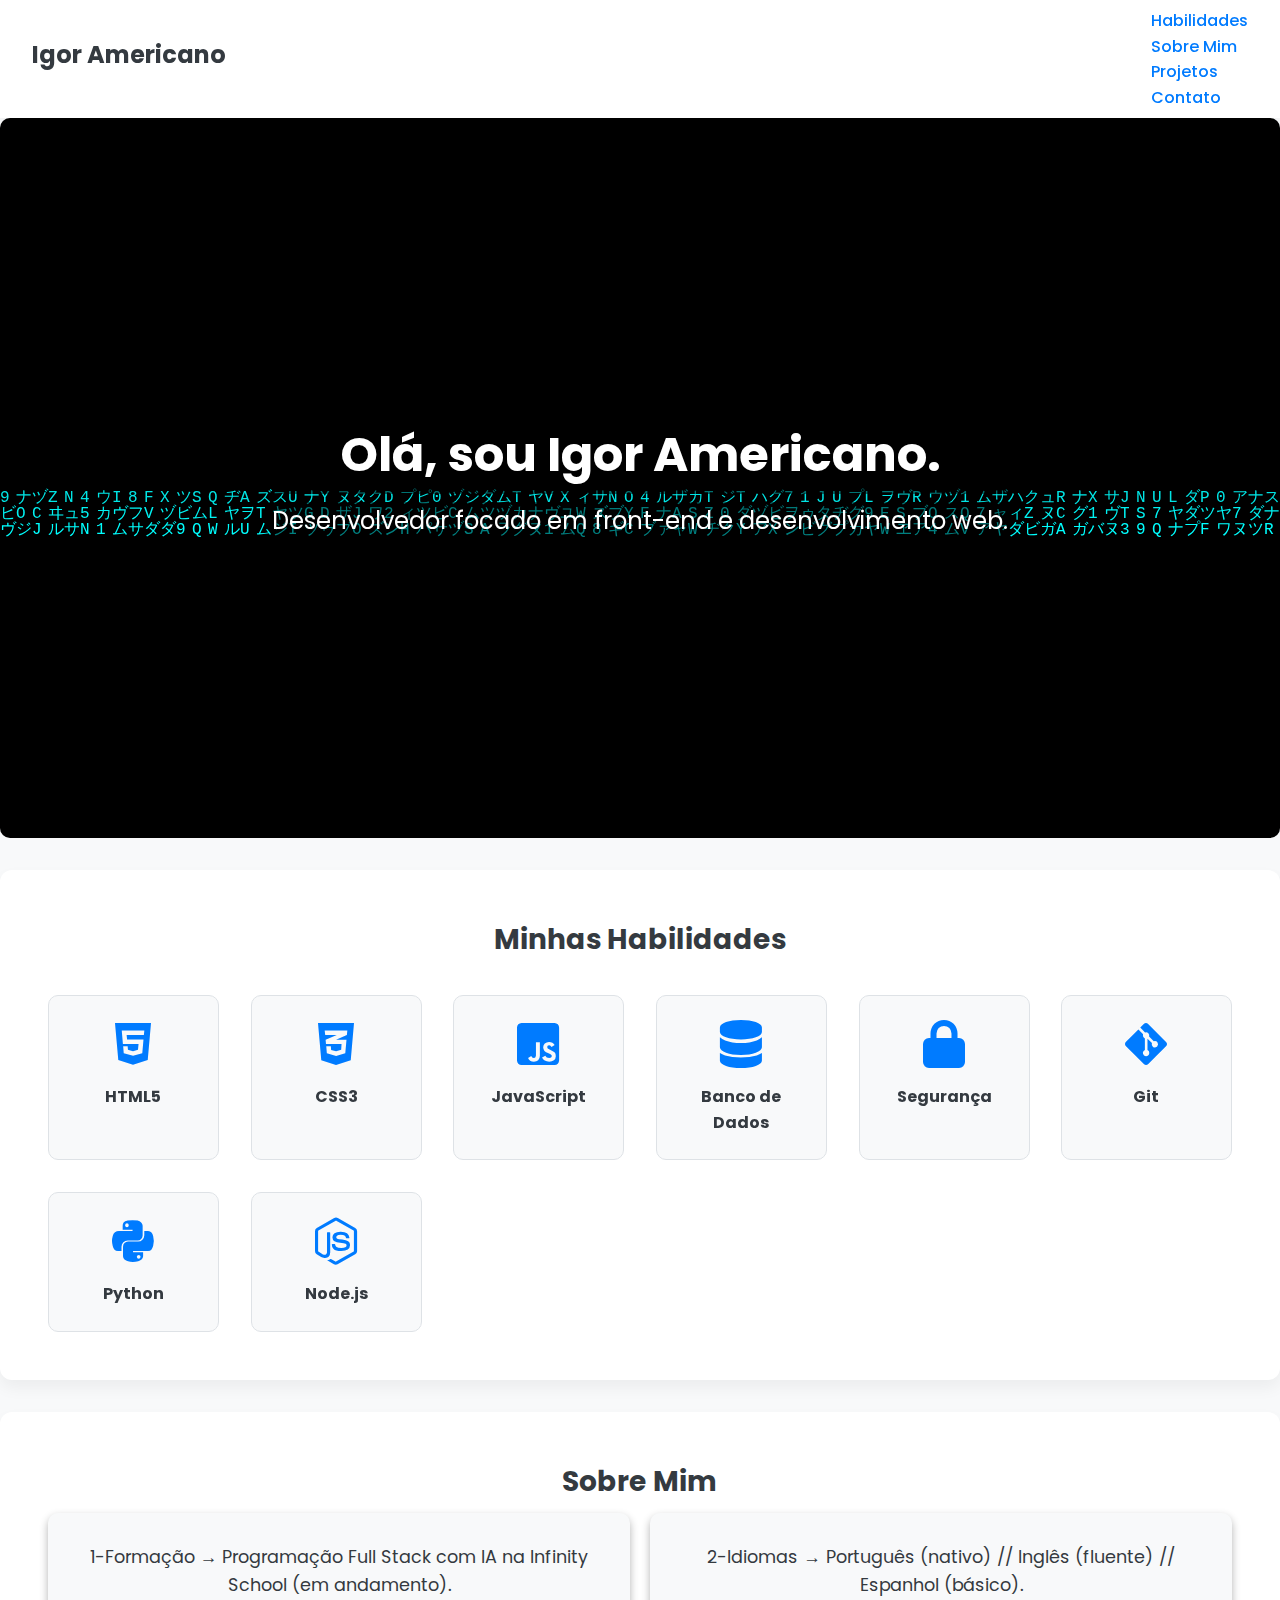
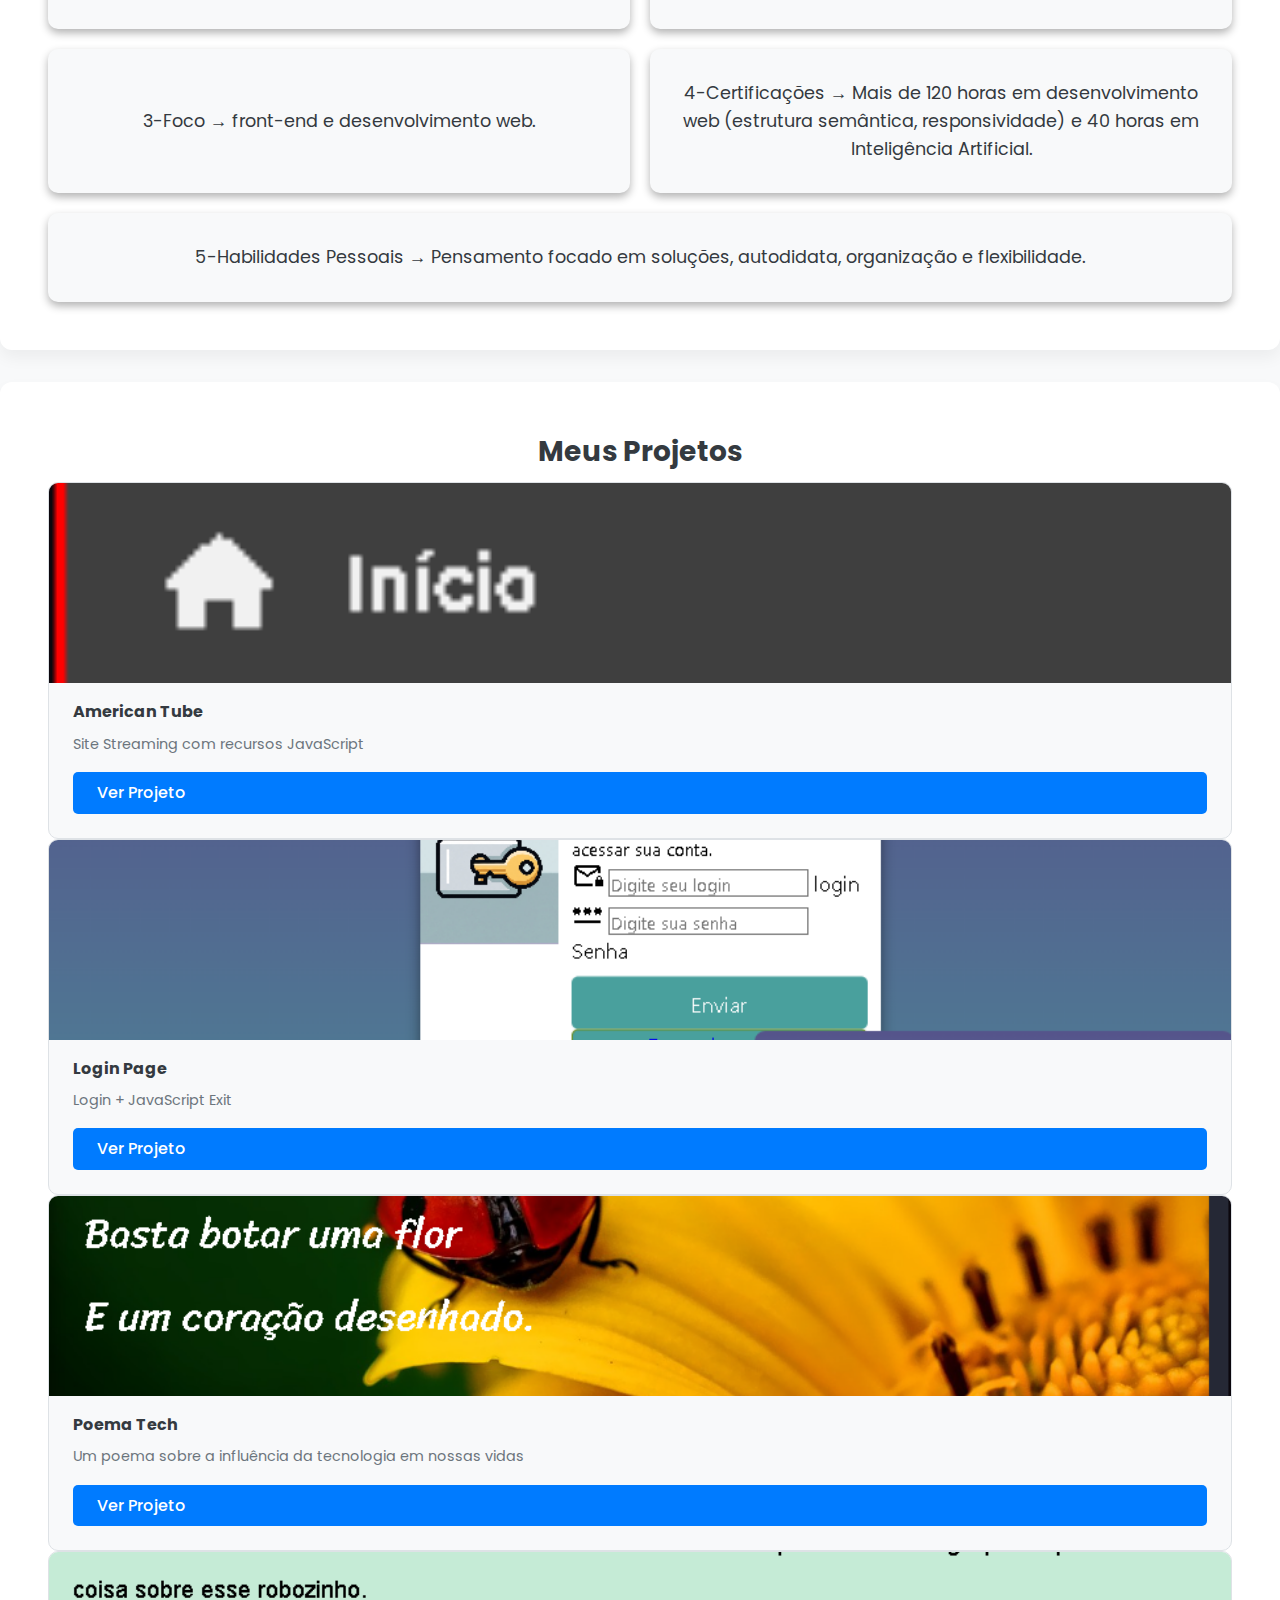
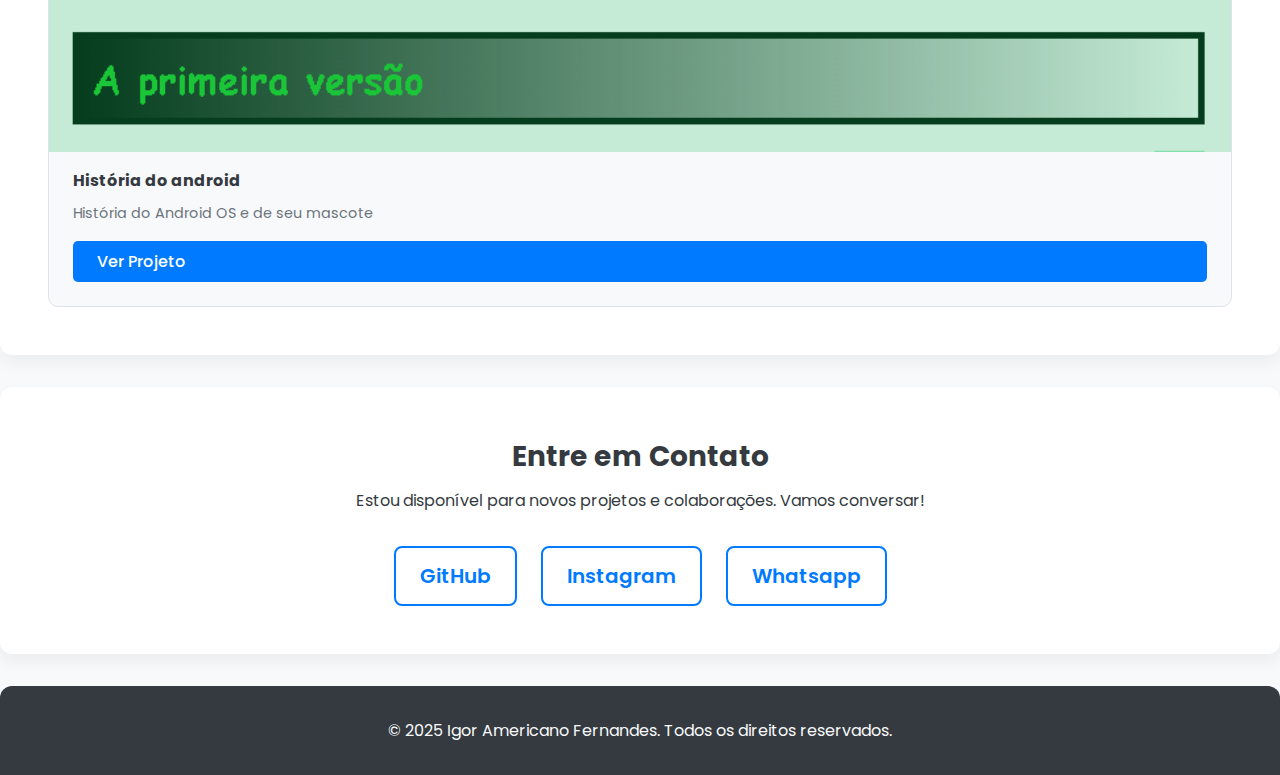
<file: index.html>
<!DOCTYPE html>
<html lang="pt-br">
<head>
    <meta charset="UTF-8">
    <meta name="viewport" content="width=device-width, initial-scale=1.0">
    <title>Igor Americano | Portfólio</title>
    <link href="https://cdnjs.cloudflare.com/ajax/libs/font-awesome/6.0.0-beta3/css/all.min.css" rel="stylesheet">
    <link rel="stylesheet" href="estilos/index.css">
</head>
<body>
    <header class="titulo">
        <nav>
            <h1>Igor Americano</h1>
            <ul class="nav-links">
                <li><a href="#habilidades" class="btn-nav">Habilidades</a></li>
                <li><a href="#sobre" class="btn-nav">Sobre Mim</a></li>
                <li><a href="#projetos" class="btn-nav">Projetos</a></li>
                <li><a href="#contato" class="btn-nav">Contato</a></li>
            </ul>
        </nav>
    </header>

    <main>
        <section id="hero">
            <div class="matrix-container">
                <canvas id="matrix-canvas"></canvas>
            </div>
            <!-- Nova div para envolver o conteúdo e garantir que o efeito passe ao redor -->
            <div class="hero-content">
                <h2>Olá, sou Igor Americano.</h2>
                <p>Desenvolvedor focado em front-end e desenvolvimento web.</p>
            </div>
        </section>

        <section id="habilidades">
            <h3>Minhas Habilidades</h3>
            <div class="grid-habilidades">
                <div class="habilidade-item">
                    <i class="fab fa-html5"></i>
                    <h4>HTML5</h4>
                </div>
                <div class="habilidade-item">
                    <i class="fab fa-css3-alt"></i>
                    <h4>CSS3</h4>
                </div>
                <div class="habilidade-item">
                    <i class="fab fa-js-square"></i>
                    <h4>JavaScript</h4>
                </div>
                <div class="habilidade-item">
                    <i class="fas fa-database"></i>
                    <h4>Banco de Dados</h4>
                </div>
                <div class="habilidade-item">
                    <i class="fas fa-lock"></i>
                    <h4>Segurança</h4>
                </div>
                <div class="habilidade-item">
                    <i class="fab fa-git-alt"></i>
                    <h4>Git</h4>
                </div>
                <div class="habilidade-item">
                    <i class="fab fa-python"></i>
                    <h4>Python</h4>
                </div>
                <div class="habilidade-item">
                    <i class="fab fa-node-js"></i>
                    <h4>Node.js</h4>
                </div>
            </div>
        </section>


        <section id="sobre">
            <h3>Sobre Mim</h3>
            <div class="sobre-tópicos">
                <div class="tópico-item">
                    1-Formação → Programação Full Stack com IA na Infinity School (em andamento).
                </div>
                <div class="tópico-item">
                    2-Idiomas → Português (nativo) // Inglês (fluente) // Espanhol (básico).
                </div>
                <div class="tópico-item">
                    3-Foco → front-end e desenvolvimento web.
                </div>
                <div class="tópico-item">
                    4-Certificações → Mais de 120 horas em desenvolvimento web (estrutura semântica, responsividade) e 40 horas em Inteligência Artificial.
                </div>
                <div class="tópico-item">
                    5-Habilidades Pessoais → Pensamento focado em soluções, autodidata, organização e flexibilidade.
                </div>
            </div>
        </section>
        
        <section id="projetos">
            <h3>Meus Projetos</h3>
            <div class="projeto-item">
            <img src="imagens/site01.png" alt="American Tube">
            <h4>American Tube</h4>
            <p>Site Streaming com recursos JavaScript</p>
            <a href="https://igoramericano.github.io/projeto-youtube/index.html" target="_blank">Ver Projeto</a>
             </div>
                <div class="projeto-item">
                    <img src="imagens/site02.png" alt="Página de Login">
                    <h4>Login Page</h4>
                    <p>Login + JavaScript Exit</p>
                    <a href="site02.html" target="_blank">Ver Projeto</a>
                </div>
                <div class="projeto-item">
                    <img src="imagens/site03.png" alt="Poema sobre tecnologia">
                    <h4>Poema Tech</h4>
                    <p>Um poema sobre a influência da tecnologia em nossas vidas</p>
                    <a href="site03.html" target="_blank">Ver Projeto</a>
                </div>
                <div class="projeto-item">
                    <img src="imagens/site04.png" alt="História do android">
                    <h4>História do android</h4>
                    <p>História do Android OS e de seu mascote</p>
                    <a href="site04.html" target="_blank">Ver Projeto</a>
                </div>
            </div>
        </section>

        <section id="contato">
            <h3>Entre em Contato</h3>
            <p>Estou disponível para novos projetos e colaborações. Vamos conversar!</p>
            <div class="contato-links">
                <a href="https://github.com/igoramericano?tab=repositories" target="_blank">GitHub</a>
                <a href="https://instagram.com/igoramericano" target="_blank">Instagram</a>
                <a href="https://wa.me/5571981628334?text=Olá,%20vi%20seu%20contato%20e%20gostaria%20de%20saber%20mais!" target="_blank">Whatsapp</a>
            </div>
        </section>
    </main>
    <script>
        document.addEventListener('DOMContentLoaded', () => {
            // Lógica do menu hambúrguer
            const hamburguerIcon = document.querySelector('.hamburguer-icon');
            const mobileMenu = document.querySelector('.mobile-menu');

            if (hamburguerIcon && mobileMenu) {
                hamburguerIcon.addEventListener('click', () => {
                    mobileMenu.classList.toggle('active');
                });
            }

            // Efeito Matrix
            const canvas = document.getElementById('matrix-canvas');
            if (canvas) {
                const ctx = canvas.getContext('2d');
                const heroSection = document.getElementById('hero');

                // A função resizeCanvas ajusta o tamanho do canvas para o tamanho da seção #hero
                const resizeCanvas = () => {
                    canvas.width = window.innerWidth;
                    canvas.height = heroSection.offsetHeight;
                };

                // Garante que o canvas seja redimensionado ao carregar e ao redimensionar a janela
                resizeCanvas();
                window.addEventListener('resize', resizeCanvas);

                const katakana = 'アァカサタナハマヤャラワガザダバパヴィギジヂビピヴグズブヅプヱヲンヰウゥクスツヌフムユュルグズブヅプ';
                const latin = 'ABCDEFGHIJKLMNOPQRSTUVWXYZ';
                const nums = '0123456789';
                const alphabet = katakana + latin + nums;

                const fontSize = 16;
                const columns = Math.floor(canvas.width / fontSize);

                const drops = [];
                for (let i = 0; i < columns; i++) {
                    drops.push(1);
                }

                function drawMatrix() {
                    // Preenche o canvas com um fundo semi-transparente para criar o rastro
                    ctx.fillStyle = 'rgba(0, 0, 0, 0.05)';
                    ctx.fillRect(0, 0, canvas.width, canvas.height);

                    // Configura a cor e a fonte para o texto
                    ctx.fillStyle = getComputedStyle(document.documentElement).getPropertyValue('--cor-matrix');
                    ctx.font = fontSize + 'px monospace';

                    // Desenha os caracteres
                    for (let i = 0; i < drops.length; i++) {
                        const text = alphabet.charAt(Math.floor(Math.random() * alphabet.length));
                        ctx.fillText(text, i * fontSize, drops[i] * fontSize);

                        // Reseta a coluna quando atinge a parte inferior, com uma chance aleatória
                        if (drops[i] * fontSize > canvas.height && Math.random() > 0.975) {
                            drops[i] = 0;
                        }
                        drops[i]++;
                    }
                }
                
                // Inicia o loop de animação
                setInterval(drawMatrix, 33);
            }
        });
    </script>
    <footer>
        <p>&copy; 2025 Igor Americano Fernandes. Todos os direitos reservados.</p>
    </footer>

</body>
</html>
</file>
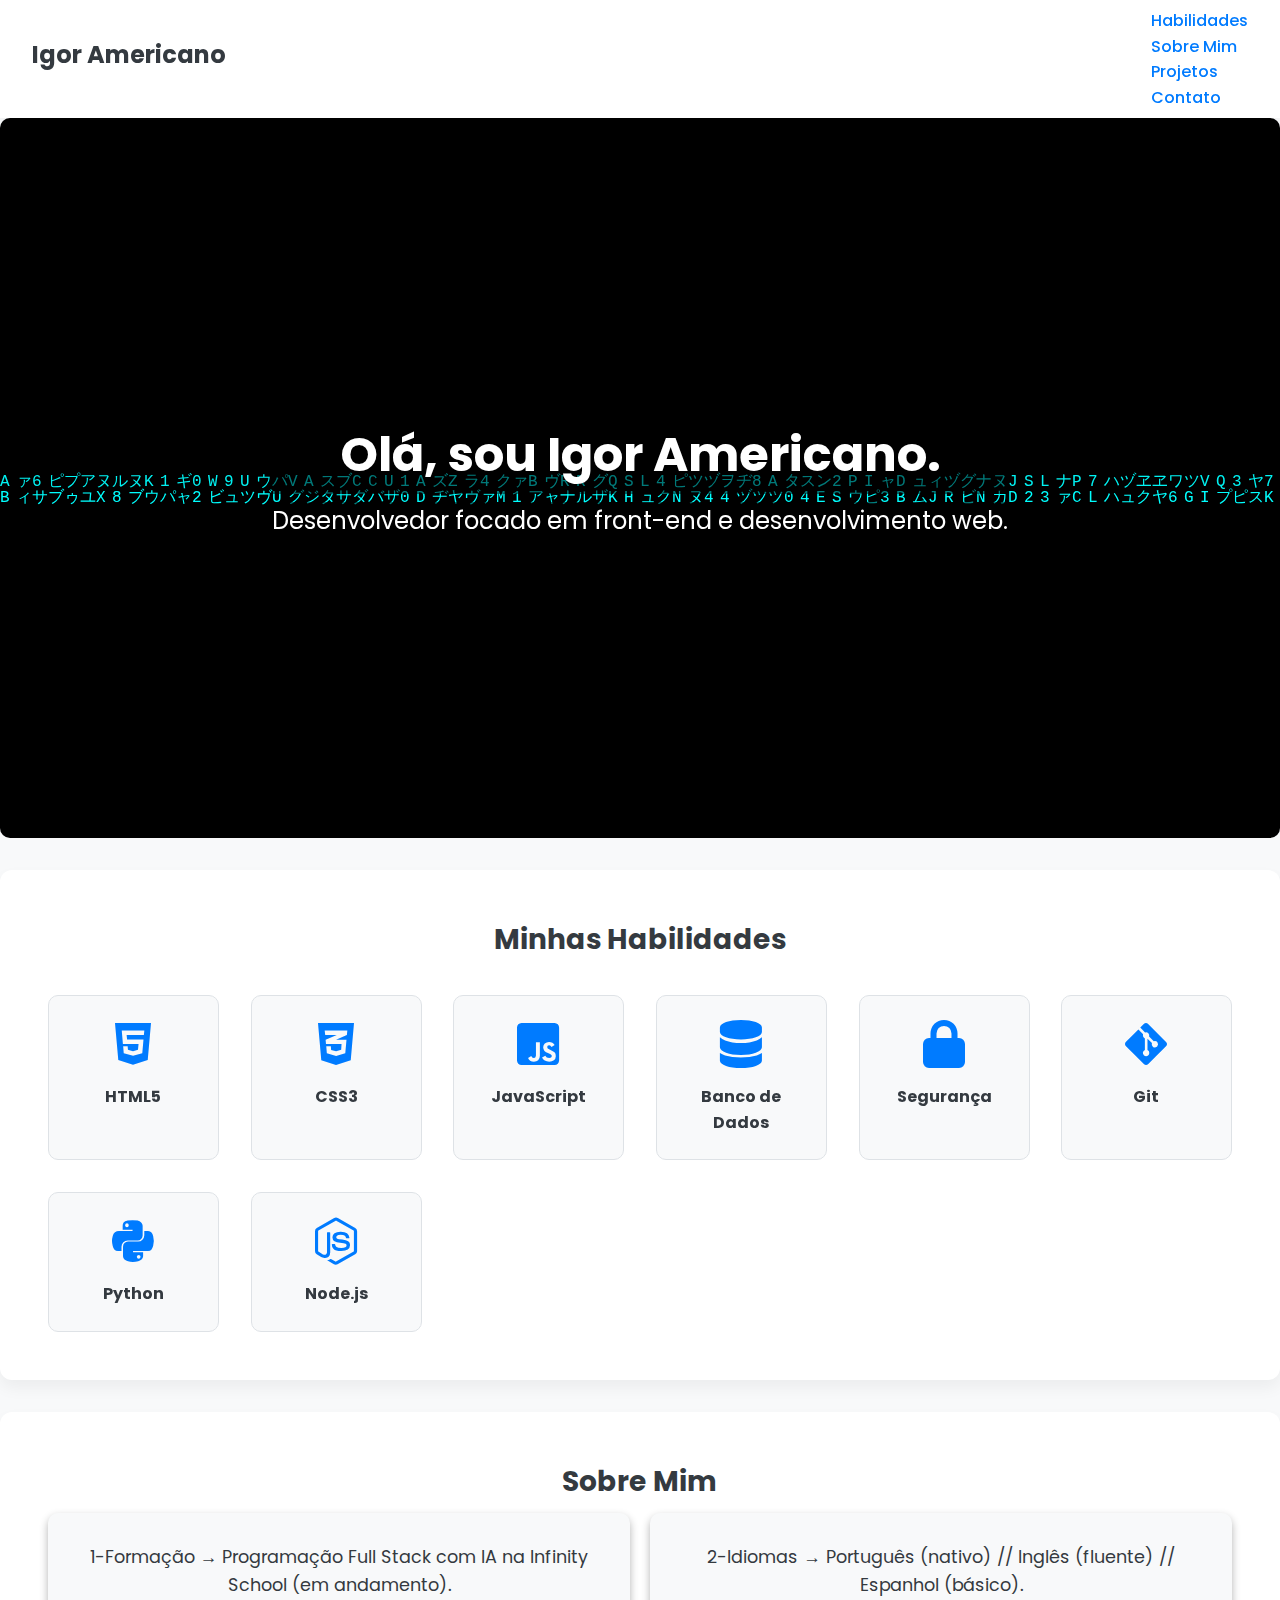
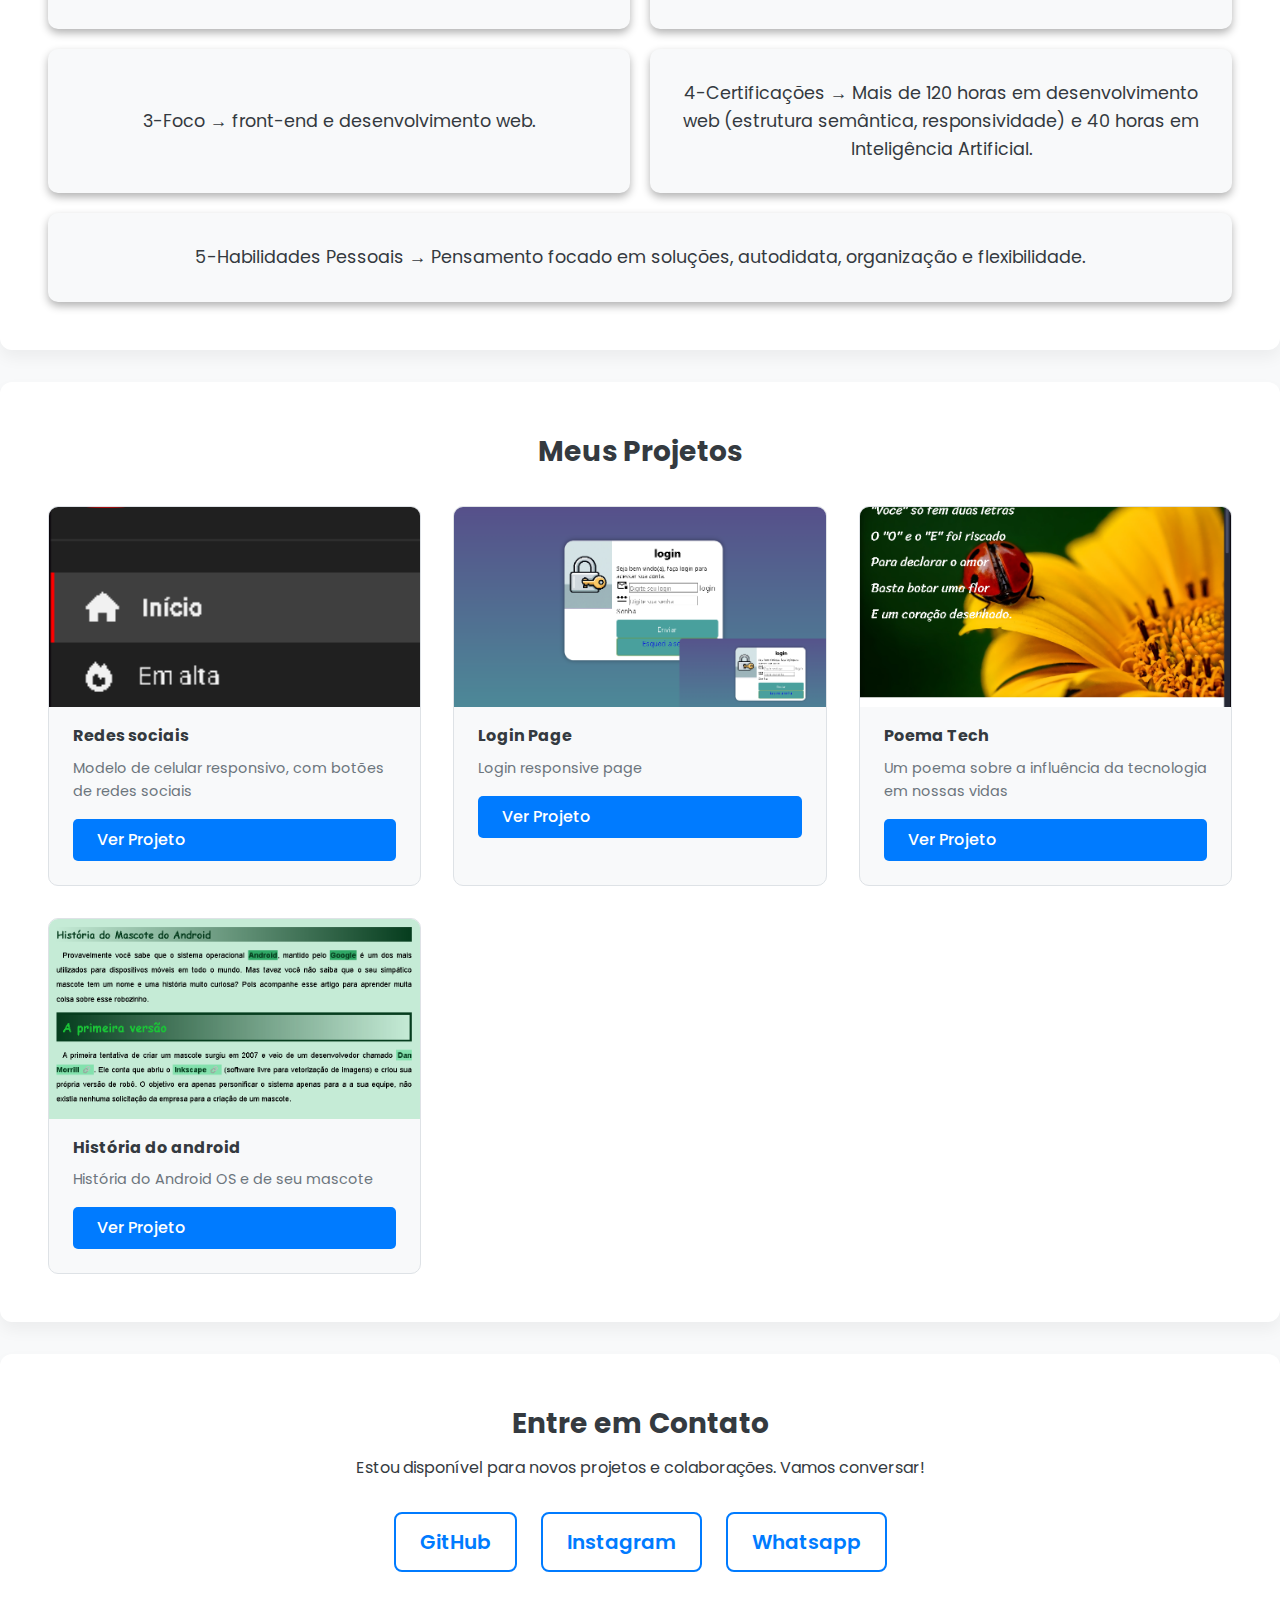
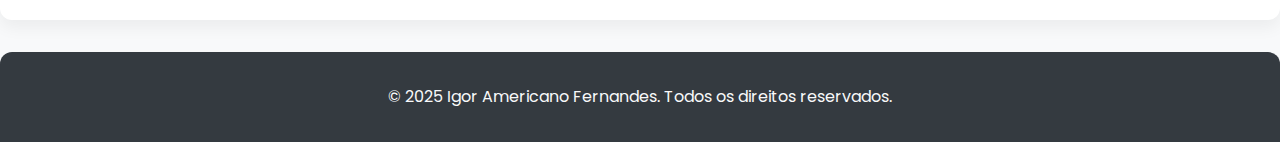
<file: COMPLETO.html>
<!DOCTYPE html>
<html lang="pt-br">
<head>
    <meta charset="UTF-8">
    <meta name="viewport" content="width=device-width, initial-scale=1.0">
    <title>Igor Americano | Portfólio</title>
    <link href="https://cdnjs.cloudflare.com/ajax/libs/font-awesome/6.0.0-beta3/css/all.min.css" rel="stylesheet">
    <link rel="stylesheet" href="estilos/index.css">
</head>
<body>
    <header class="titulo">
        <nav>
            <h1>Igor Americano</h1>
            <ul class="nav-links">
                <li><a href="#habilidades" class="btn-nav">Habilidades</a></li>
                <li><a href="#sobre" class="btn-nav">Sobre Mim</a></li>
                <li><a href="#projetos" class="btn-nav">Projetos</a></li>
                <li><a href="#contato" class="btn-nav">Contato</a></li>
            </ul>
        </nav>
    </header>

    <main>
        <section id="hero">
            <div class="matrix-container">
                <canvas id="matrix-canvas"></canvas>
            </div>
            <!-- Nova div para envolver o conteúdo e garantir que o efeito passe ao redor -->
            <div class="hero-content">
                <h2>Olá, sou Igor Americano.</h2>
                <p>Desenvolvedor focado em front-end e desenvolvimento web.</p>
            </div>
        </section>

        <section id="habilidades">
            <h3>Minhas Habilidades</h3>
            <div class="grid-habilidades">
                <div class="habilidade-item">
                    <i class="fab fa-html5"></i>
                    <h4>HTML5</h4>
                </div>
                <div class="habilidade-item">
                    <i class="fab fa-css3-alt"></i>
                    <h4>CSS3</h4>
                </div>
                <div class="habilidade-item">
                    <i class="fab fa-js-square"></i>
                    <h4>JavaScript</h4>
                </div>
                <div class="habilidade-item">
                    <i class="fas fa-database"></i>
                    <h4>Banco de Dados</h4>
                </div>
                <div class="habilidade-item">
                    <i class="fas fa-lock"></i>
                    <h4>Segurança</h4>
                </div>
                <div class="habilidade-item">
                    <i class="fab fa-git-alt"></i>
                    <h4>Git</h4>
                </div>
                <div class="habilidade-item">
                    <i class="fab fa-python"></i>
                    <h4>Python</h4>
                </div>
                <div class="habilidade-item">
                    <i class="fab fa-node-js"></i>
                    <h4>Node.js</h4>
                </div>
            </div>
        </section>


        <section id="sobre">
            <h3>Sobre Mim</h3>
            <div class="sobre-tópicos">
                <div class="tópico-item">
                    1-Formação → Programação Full Stack com IA na Infinity School (em andamento).
                </div>
                <div class="tópico-item">
                    2-Idiomas → Português (nativo) // Inglês (fluente) // Espanhol (básico).
                </div>
                <div class="tópico-item">
                    3-Foco → front-end e desenvolvimento web.
                </div>
                <div class="tópico-item">
                    4-Certificações → Mais de 120 horas em desenvolvimento web (estrutura semântica, responsividade) e 40 horas em Inteligência Artificial.
                </div>
                <div class="tópico-item">
                    5-Habilidades Pessoais → Pensamento focado em soluções, autodidata, organização e flexibilidade.
                </div>
            </div>
        </section>
        
        <section id="projetos">
            <h3>Meus Projetos</h3>
            <div class="grid-projetos">
                <div class="projeto-item">
                    <img src="imagens/site01.png" alt="Redes sociais">
                    <h4>Redes sociais</h4>
                    <p>Modelo de celular responsivo, com botões de redes sociais</p>
                    <a href="site01.html" target="_blank">Ver Projeto</a>
                </div>
                <div class="projeto-item">
                    <img src="imagens/site02.png" alt="Página de Login">
                    <h4>Login Page</h4>
                    <p>Login responsive page</p>
                    <a href="site02.html" target="_blank">Ver Projeto</a>
                </div>
                <div class="projeto-item">
                    <img src="imagens/site03.png" alt="Poema sobre tecnologia">
                    <h4>Poema Tech</h4>
                    <p>Um poema sobre a influência da tecnologia em nossas vidas</p>
                    <a href="site03.html" target="_blank">Ver Projeto</a>
                </div>
                <div class="projeto-item">
                    <img src="imagens/site04.png" alt="História do android">
                    <h4>História do android</h4>
                    <p>História do Android OS e de seu mascote</p>
                    <a href="site04.html" target="_blank">Ver Projeto</a>
                </div>
            </div>
        </section>

        <section id="contato">
            <h3>Entre em Contato</h3>
            <p>Estou disponível para novos projetos e colaborações. Vamos conversar!</p>
            <div class="contato-links">
                <a href="https://github.com/igoramericano?tab=repositories" target="_blank">GitHub</a>
                <a href="https://instagram.com/igoramericano" target="_blank">Instagram</a>
                <a href="https://wa.me/5571981628334?text=Olá,%20vi%20seu%20contato%20e%20gostaria%20de%20saber%20mais!" target="_blank">Whatsapp</a>
            </div>
        </section>
    </main>
    <script>
        document.addEventListener('DOMContentLoaded', () => {
            // Lógica do menu hambúrguer
            const hamburguerIcon = document.querySelector('.hamburguer-icon');
            const mobileMenu = document.querySelector('.mobile-menu');

            if (hamburguerIcon && mobileMenu) {
                hamburguerIcon.addEventListener('click', () => {
                    mobileMenu.classList.toggle('active');
                });
            }

            // Efeito Matrix
            const canvas = document.getElementById('matrix-canvas');
            if (canvas) {
                const ctx = canvas.getContext('2d');
                const heroSection = document.getElementById('hero');

                // A função resizeCanvas ajusta o tamanho do canvas para o tamanho da seção #hero
                const resizeCanvas = () => {
                    canvas.width = window.innerWidth;
                    canvas.height = heroSection.offsetHeight;
                };

                // Garante que o canvas seja redimensionado ao carregar e ao redimensionar a janela
                resizeCanvas();
                window.addEventListener('resize', resizeCanvas);

                const katakana = 'アァカサタナハマヤャラワガザダバパヴィギジヂビピヴグズブヅプヱヲンヰウゥクスツヌフムユュルグズブヅプ';
                const latin = 'ABCDEFGHIJKLMNOPQRSTUVWXYZ';
                const nums = '0123456789';
                const alphabet = katakana + latin + nums;

                const fontSize = 16;
                const columns = Math.floor(canvas.width / fontSize);

                const drops = [];
                for (let i = 0; i < columns; i++) {
                    drops.push(1);
                }

                function drawMatrix() {
                    // Preenche o canvas com um fundo semi-transparente para criar o rastro
                    ctx.fillStyle = 'rgba(0, 0, 0, 0.05)';
                    ctx.fillRect(0, 0, canvas.width, canvas.height);

                    // Configura a cor e a fonte para o texto
                    ctx.fillStyle = getComputedStyle(document.documentElement).getPropertyValue('--cor-matrix');
                    ctx.font = fontSize + 'px monospace';

                    // Desenha os caracteres
                    for (let i = 0; i < drops.length; i++) {
                        const text = alphabet.charAt(Math.floor(Math.random() * alphabet.length));
                        ctx.fillText(text, i * fontSize, drops[i] * fontSize);

                        // Reseta a coluna quando atinge a parte inferior, com uma chance aleatória
                        if (drops[i] * fontSize > canvas.height && Math.random() > 0.975) {
                            drops[i] = 0;
                        }
                        drops[i]++;
                    }
                }
                
                // Inicia o loop de animação
                setInterval(drawMatrix, 33);
            }
        });
    </script>
    <footer>
        <p>&copy; 2025 Igor Americano Fernandes. Todos os direitos reservados.</p>
    </footer>

</body>
</html>
</file>
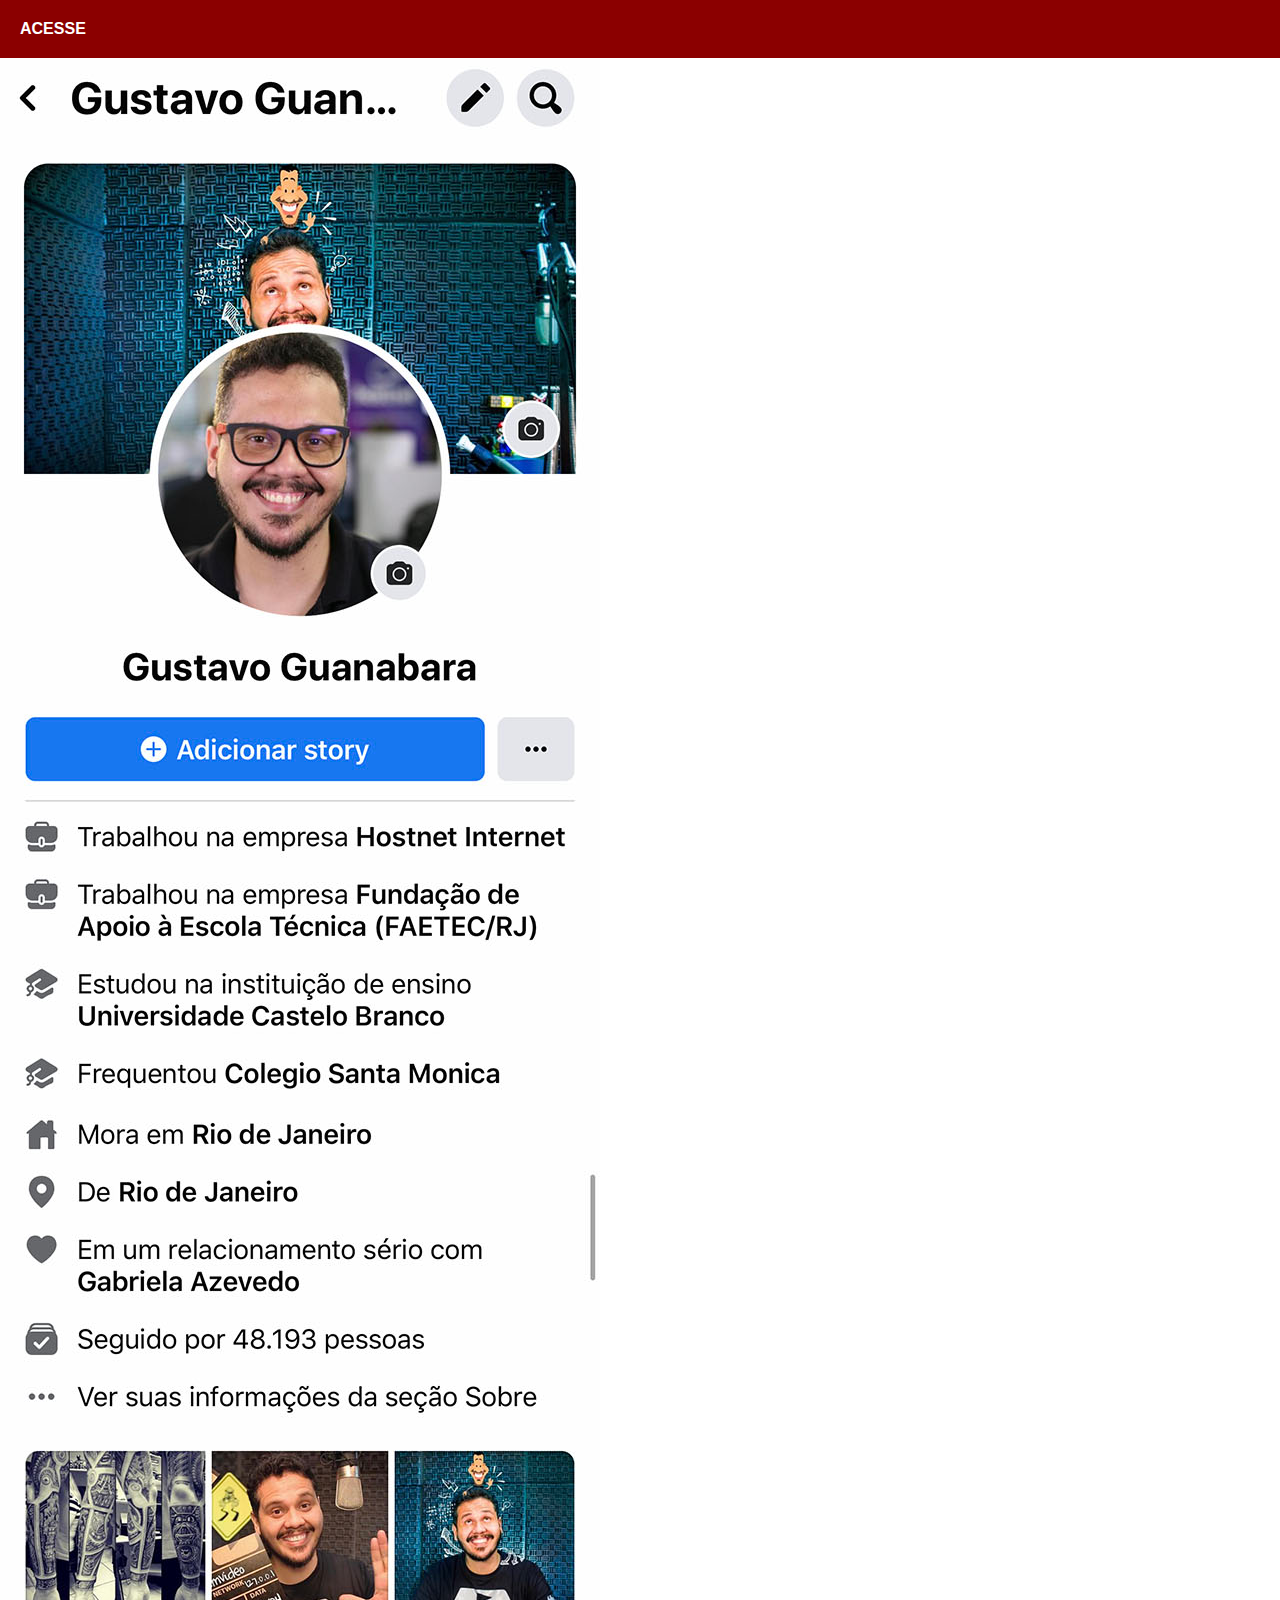
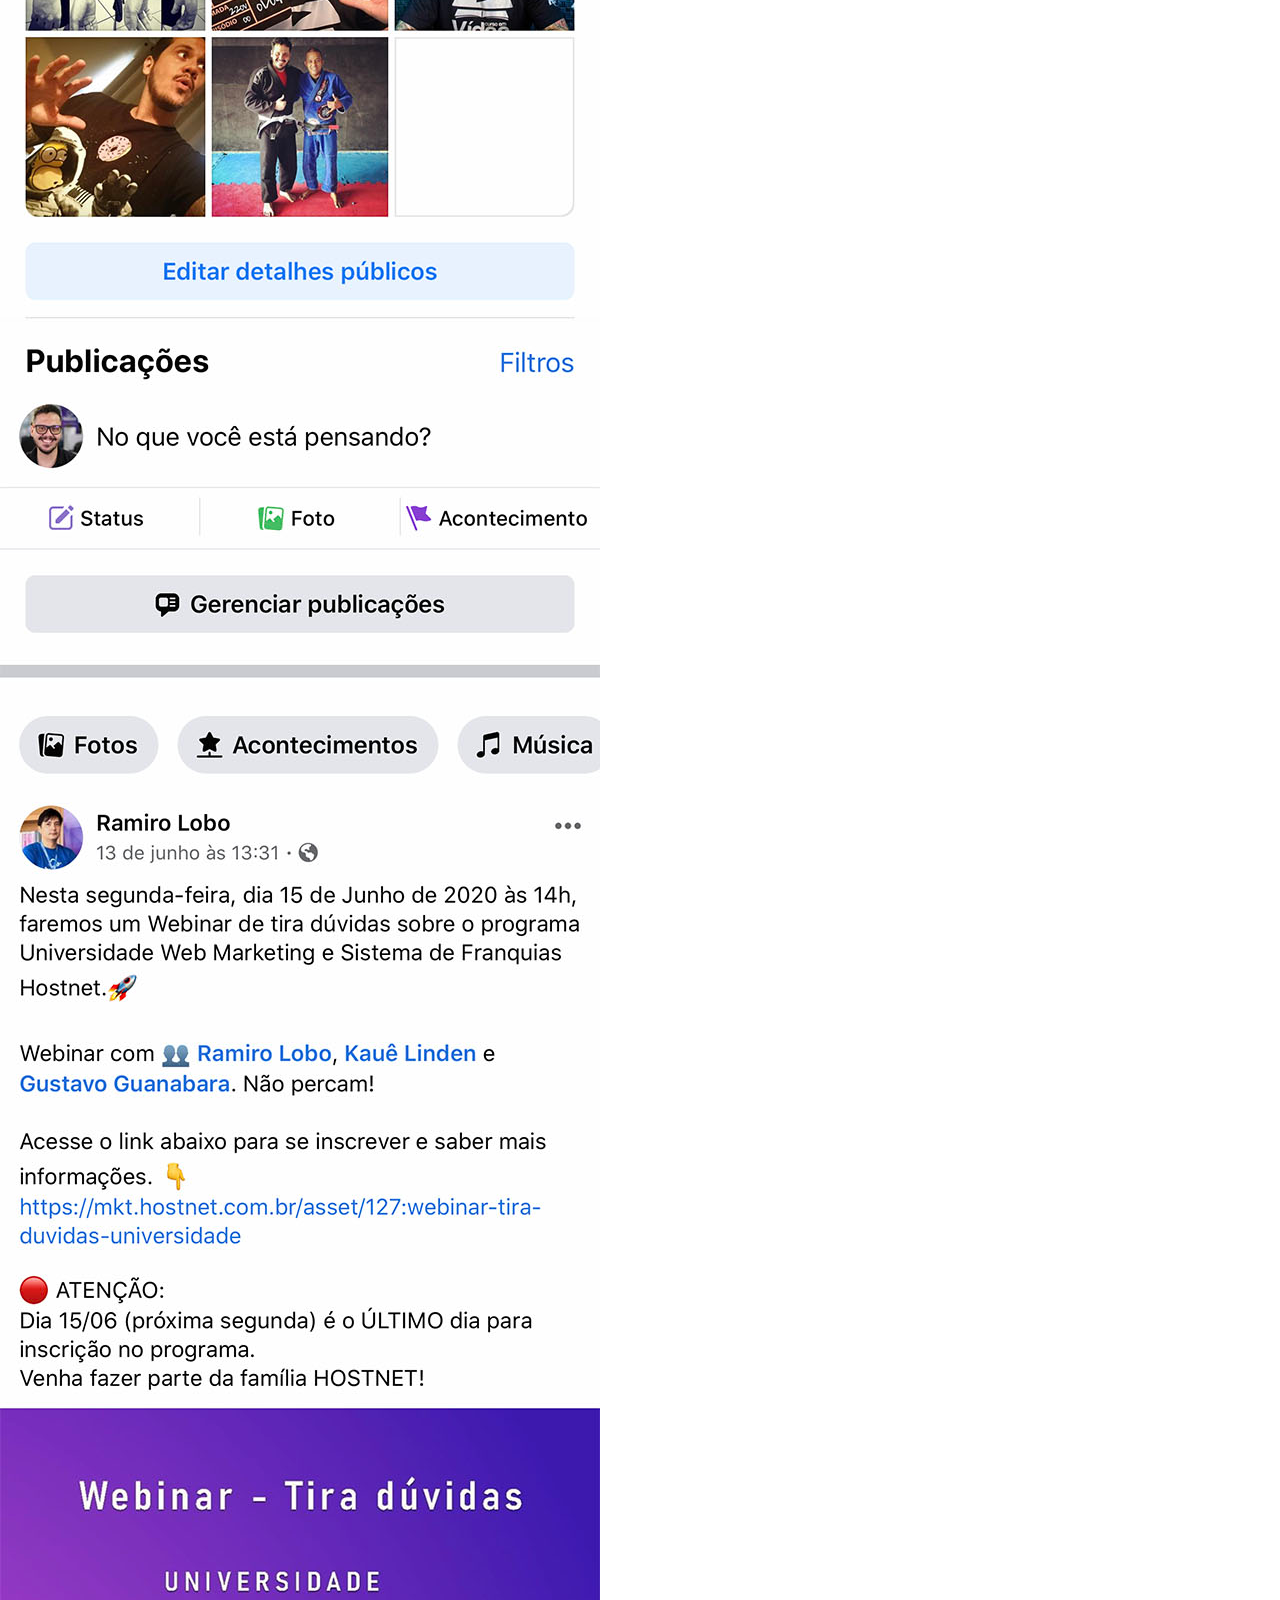
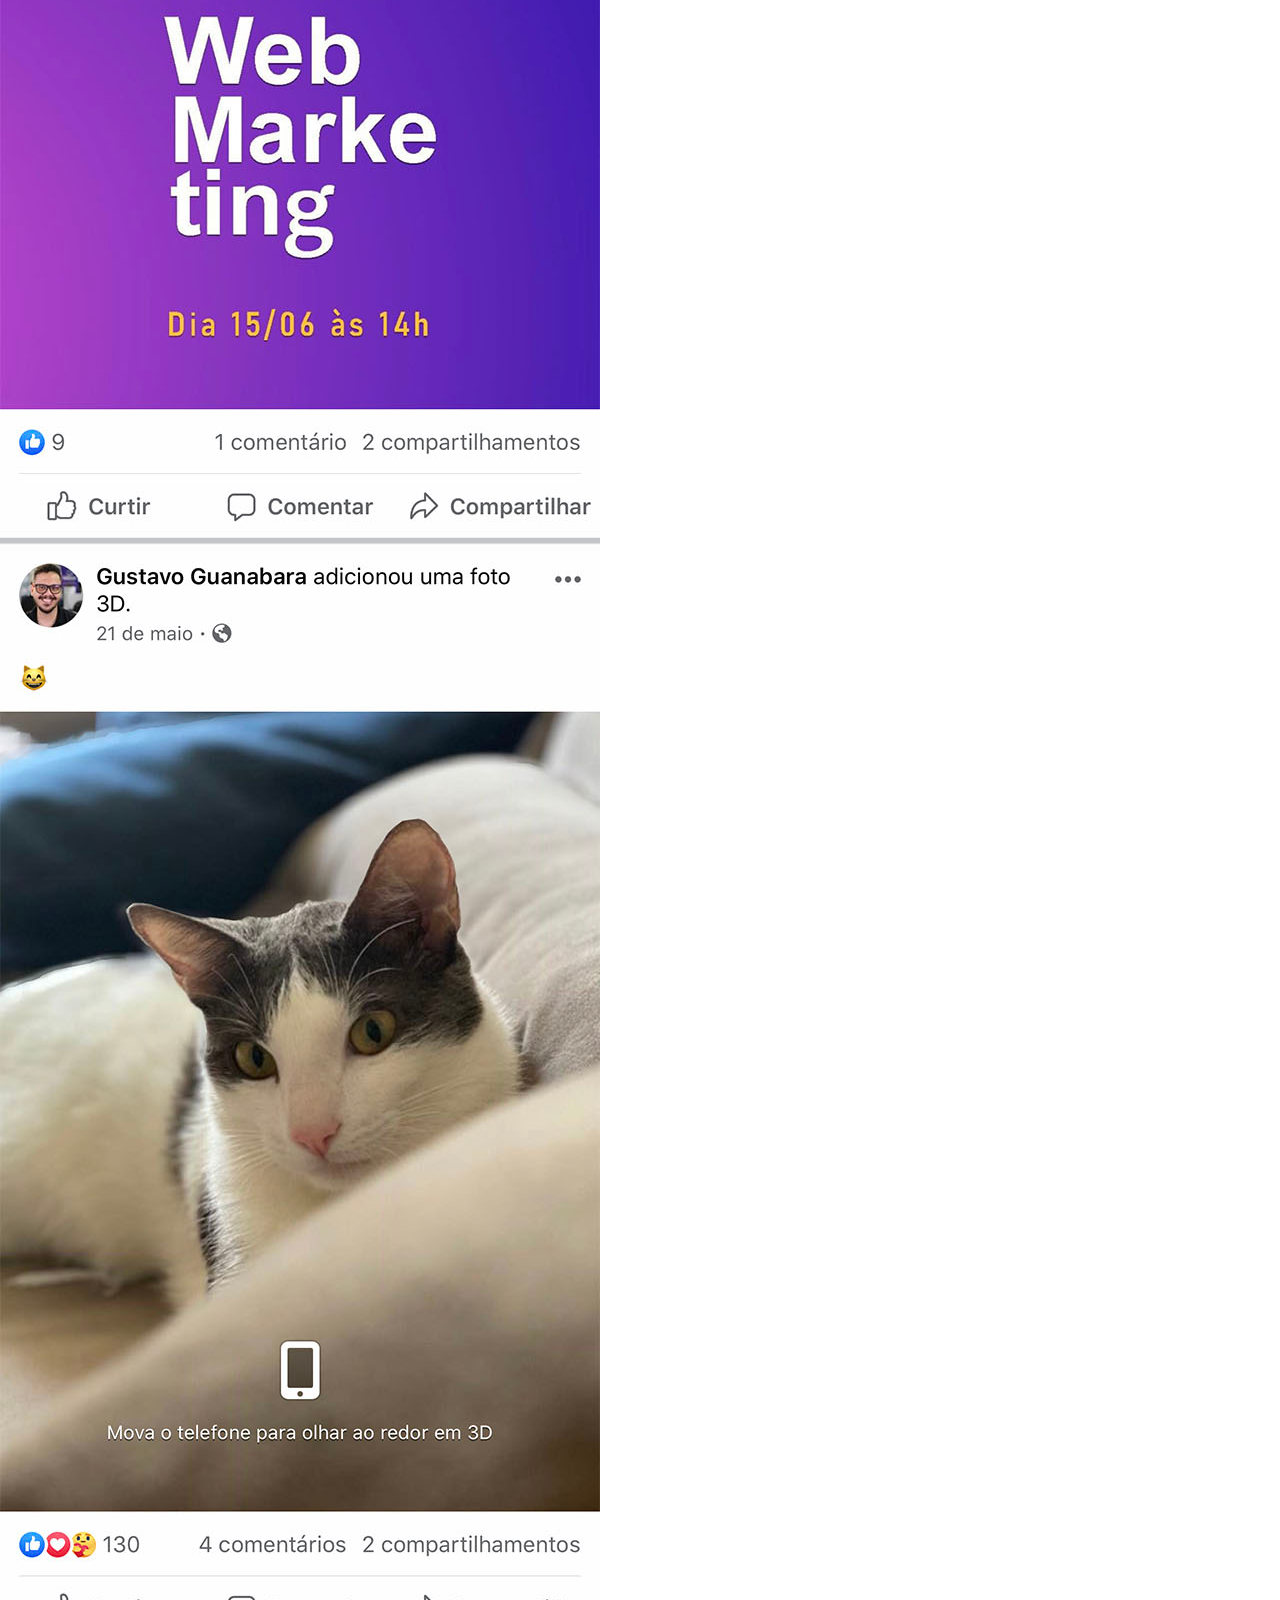
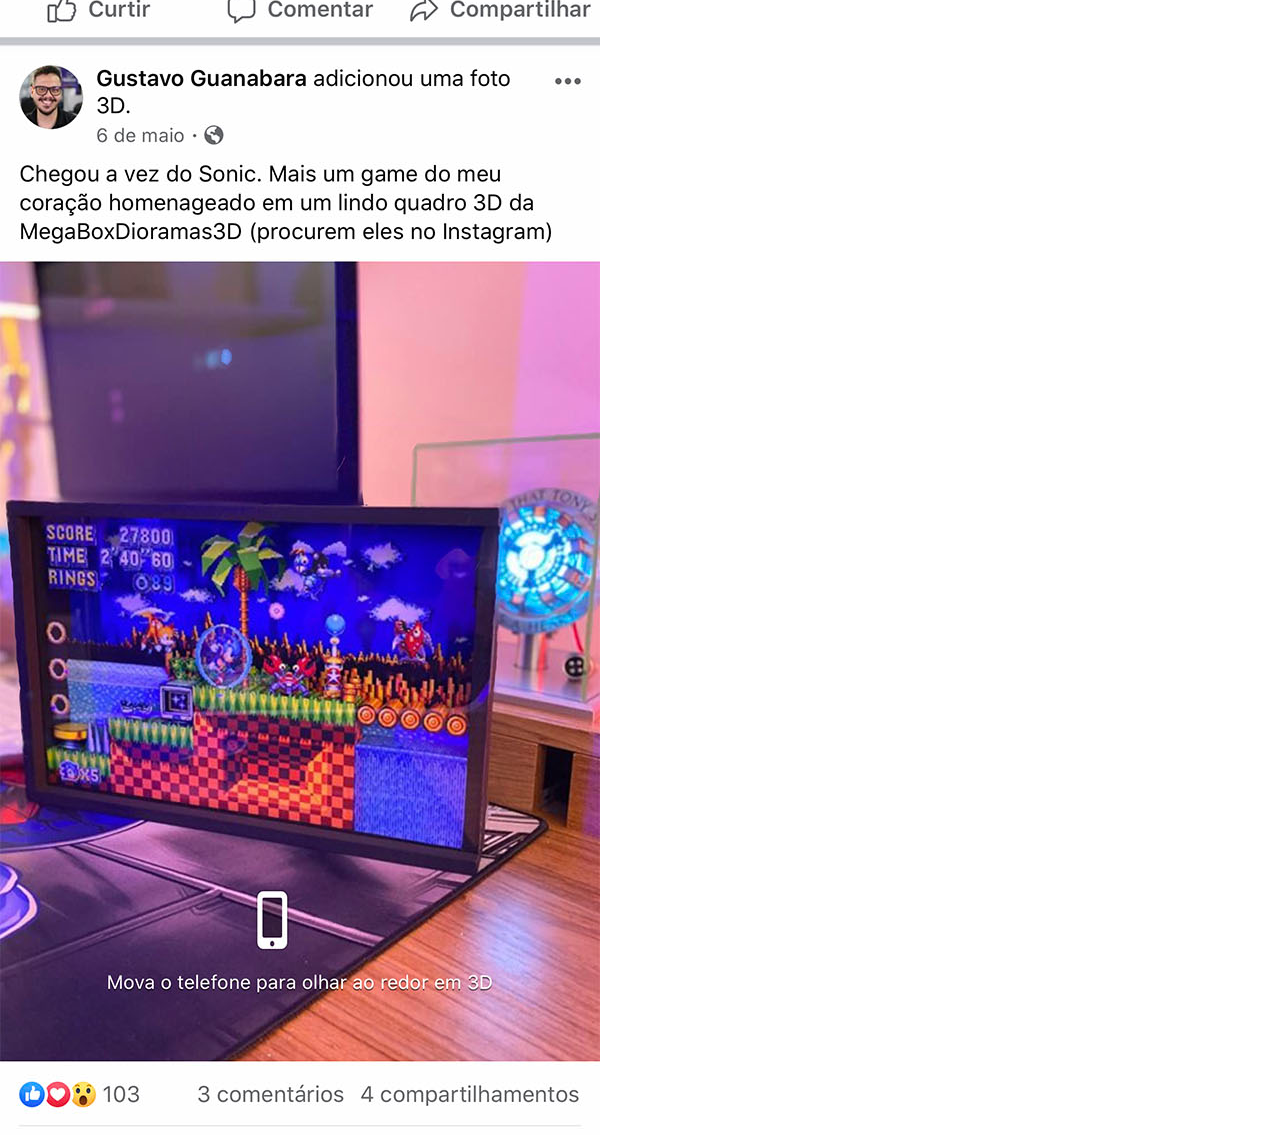
<file: facebook.html>
<!DOCTYPE html>
<html lang="pt-BR">
<head>
    <meta charset="UTF-8">
    <meta name="viewport" content="width=device-width, initial-scale=1.0">
    <title>Facebook</title>
    <link rel="stylesheet" href="estilos/social.css">
</head>
<body>
    <a href="https://www.facebook.com/gustavoguanabara">ACESSE</a>
    <img src="imagens/tela-facebook.jpg" alt="Facebook">
</body>
</html>
</file>
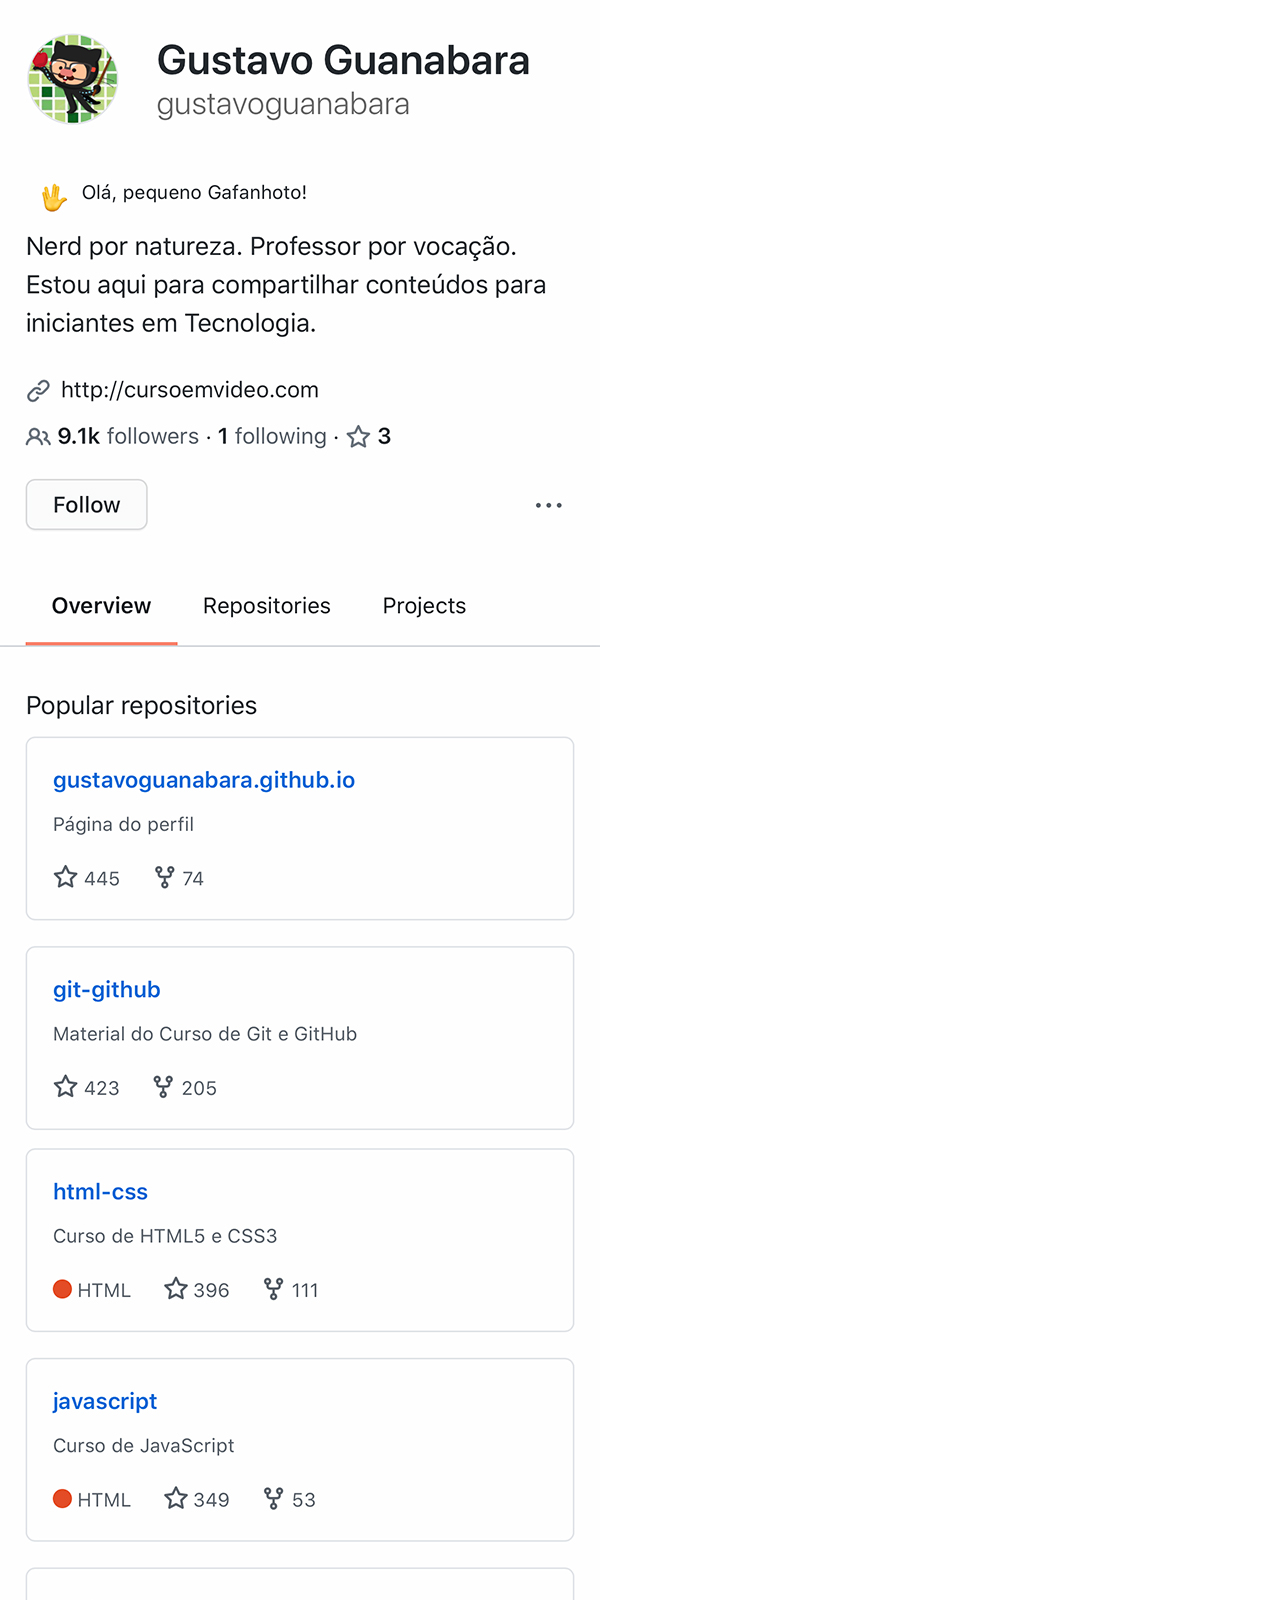
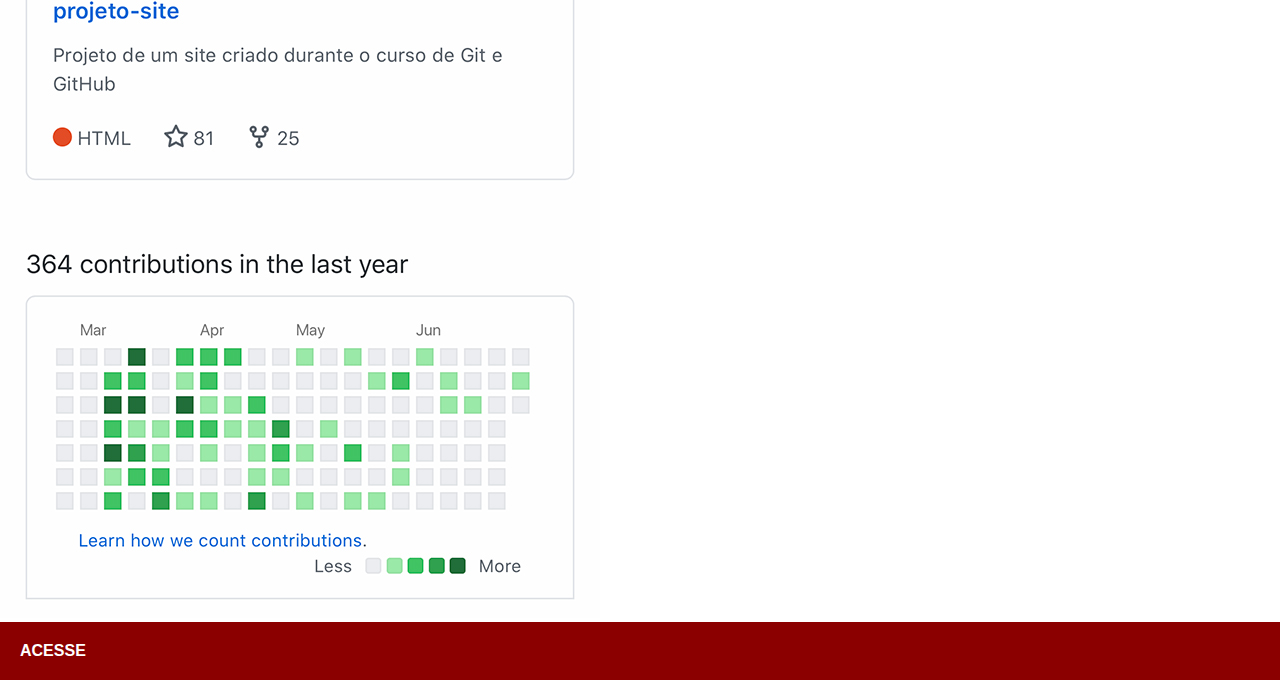
<file: github.html>
<!DOCTYPE html>
<html lang="pt-BR">
<head>
    <meta charset="UTF-8">
    <meta name="viewport" content="width=device-width, initial-scale=1.0">
    <title>Github</title>
    <link rel="stylesheet" href="estilos/social.css">
    
</head>
<body>
    <img src="imagens/tela-github.jpg" alt="Github">
    <a href="https://gustavoguanabara.github.io">ACESSE</a>
</body>
</html>
</file>
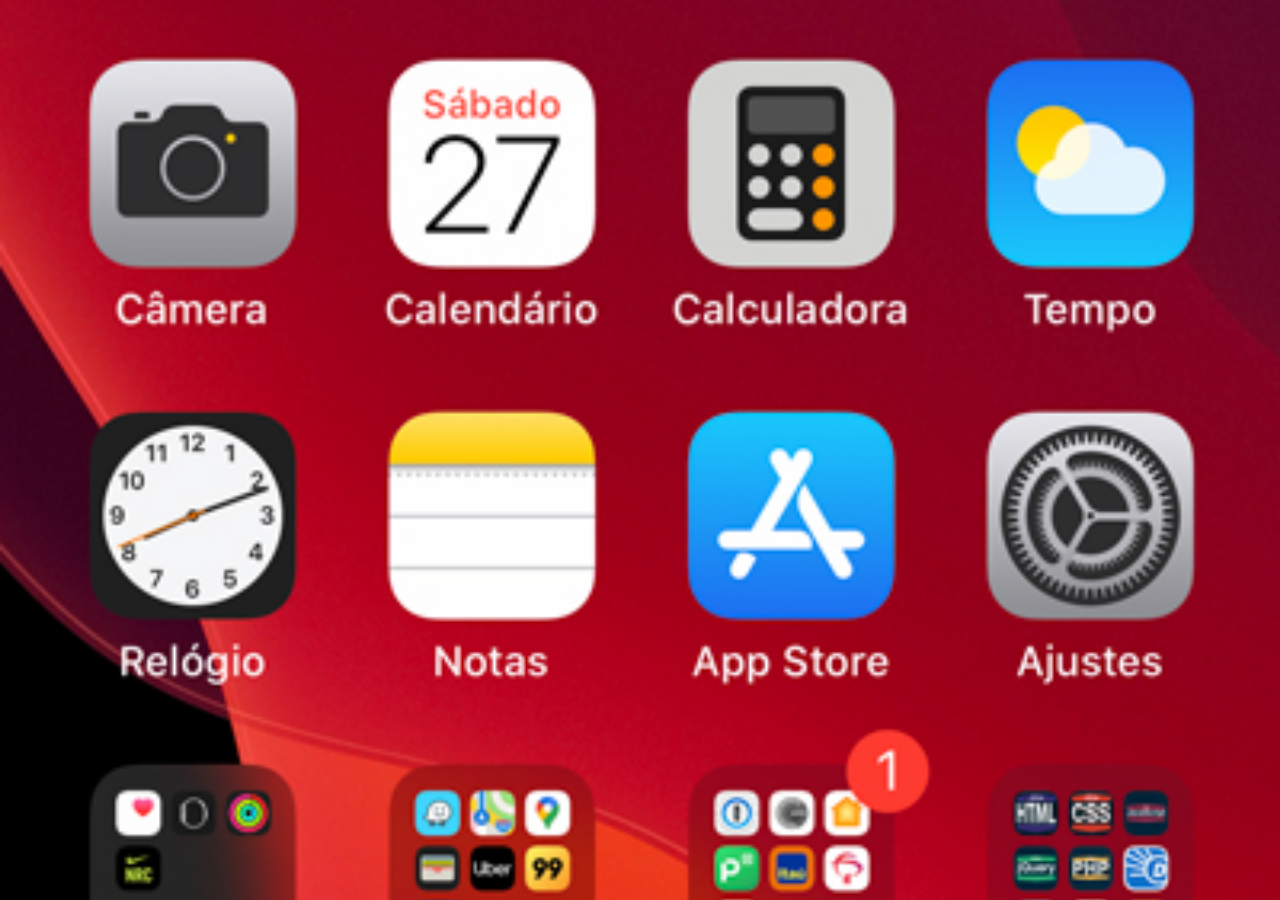
<file: home.html>
<!DOCTYPE html>
<html lang="pt-BR">
<head>
    <meta charset="UTF-8">
    <meta name="viewport" content="width=device-width, initial-scale=1.0">
    <title>Home iFrame</title>
    <style>
        *{
            margin: 0px;
            padding: 0px;
            
        }

        body {
            width: 100vw;
            height: 100vh;
            background: #fff url(imagens/tela-home.jpg);
            background-size: cover;
        }
    </style>
</head>
<body>
    
</body>
</html>
</file>
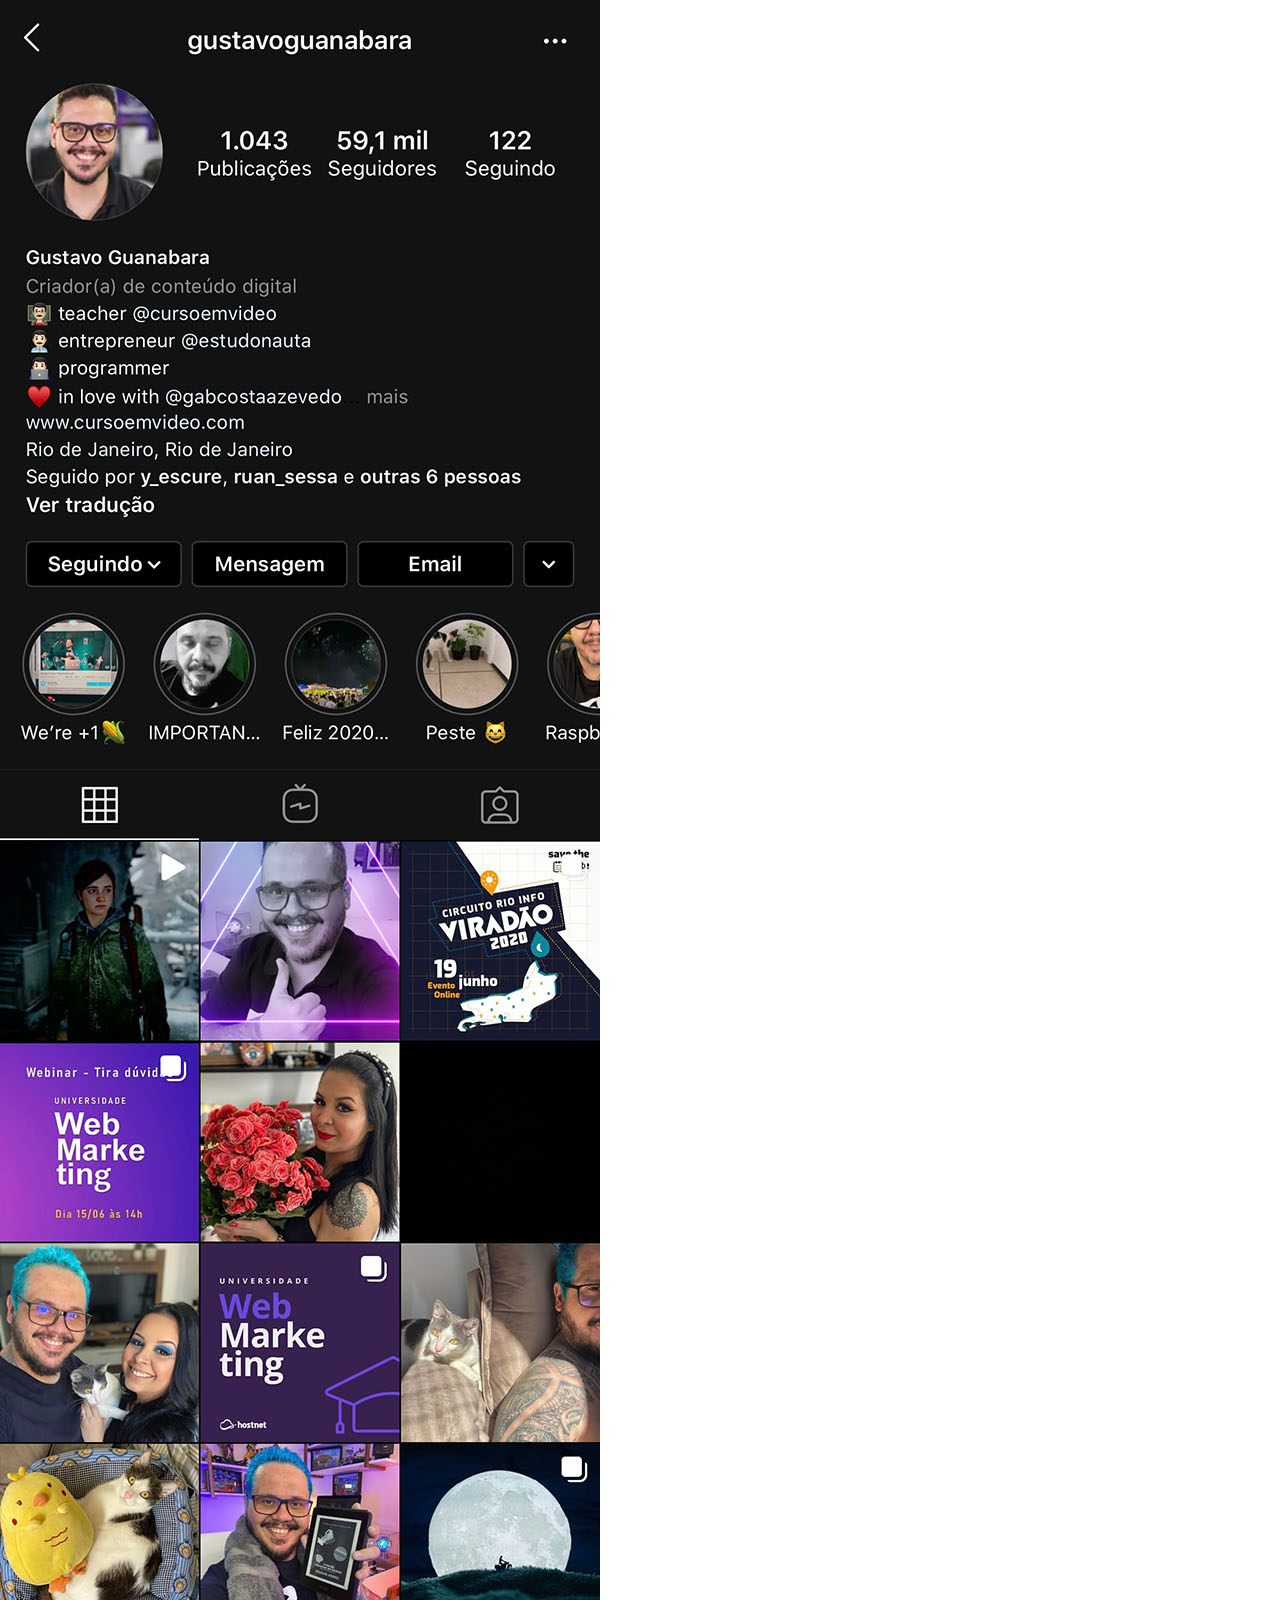
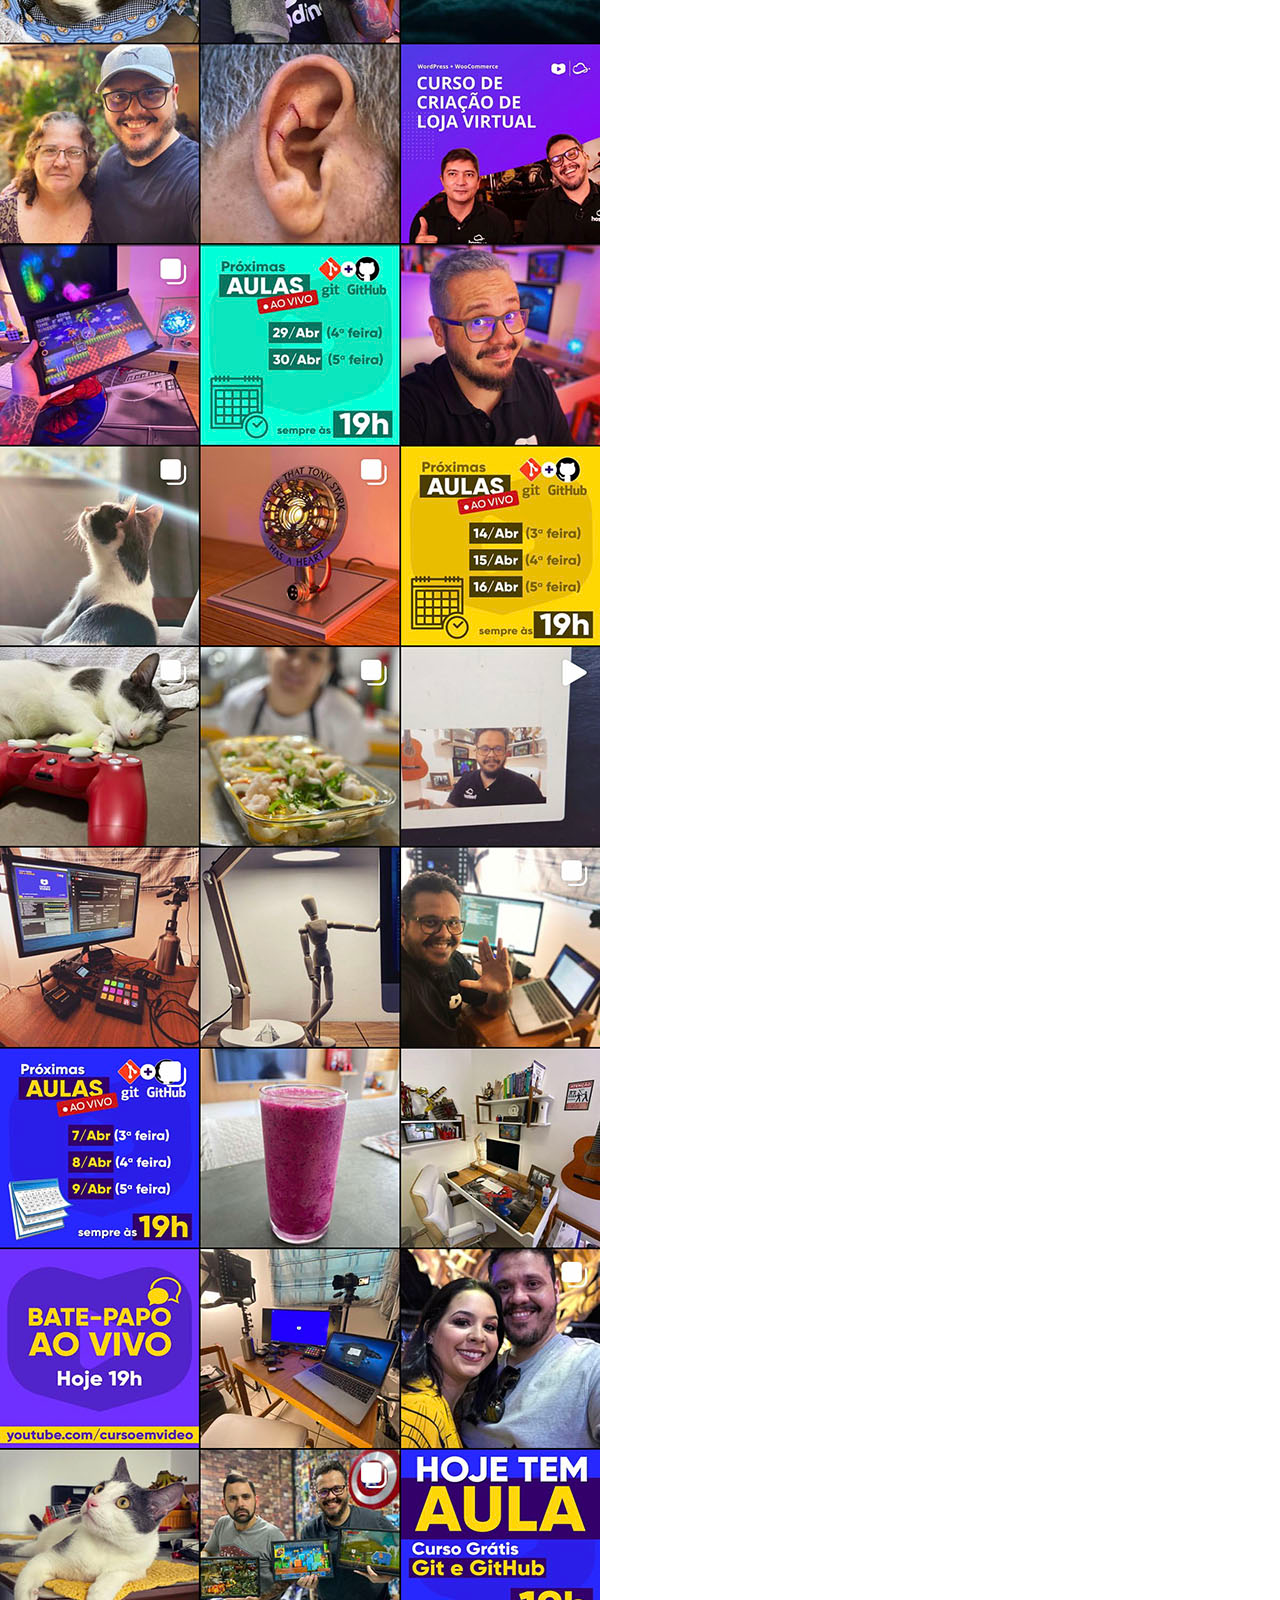
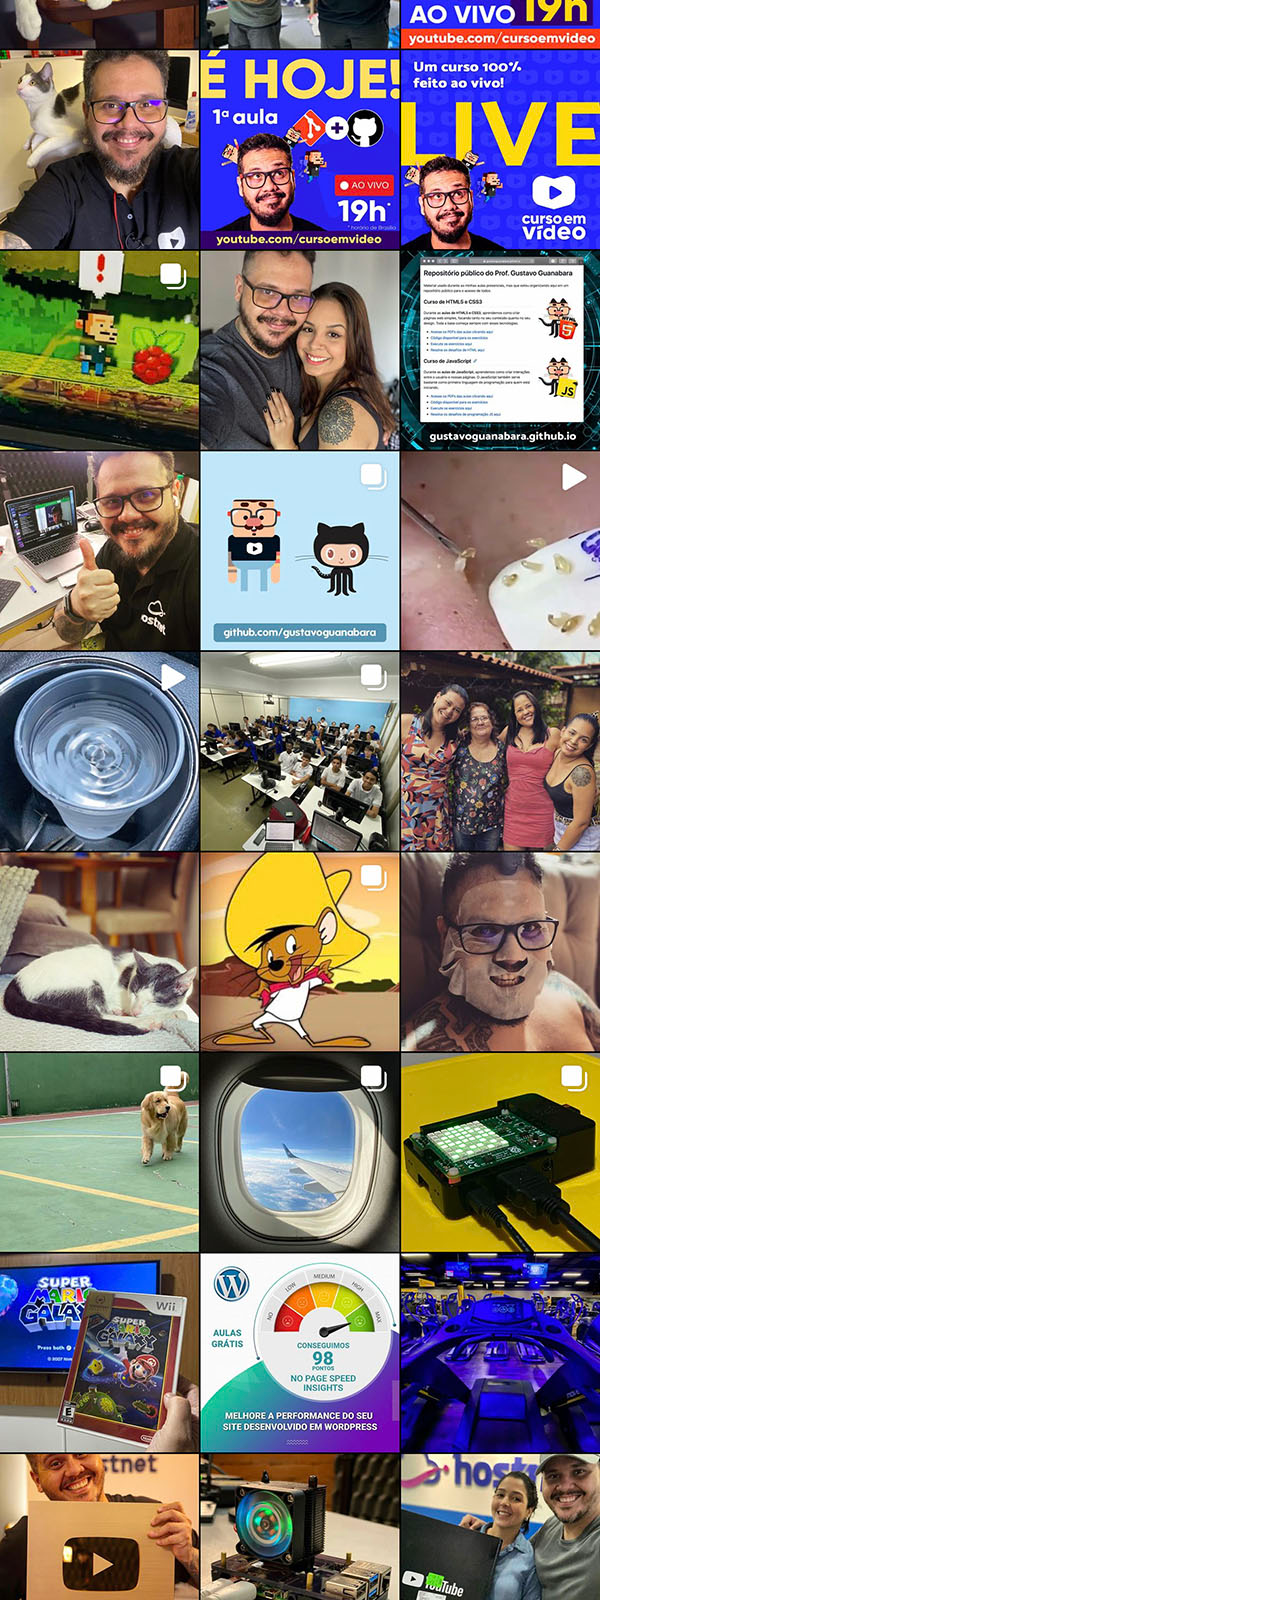
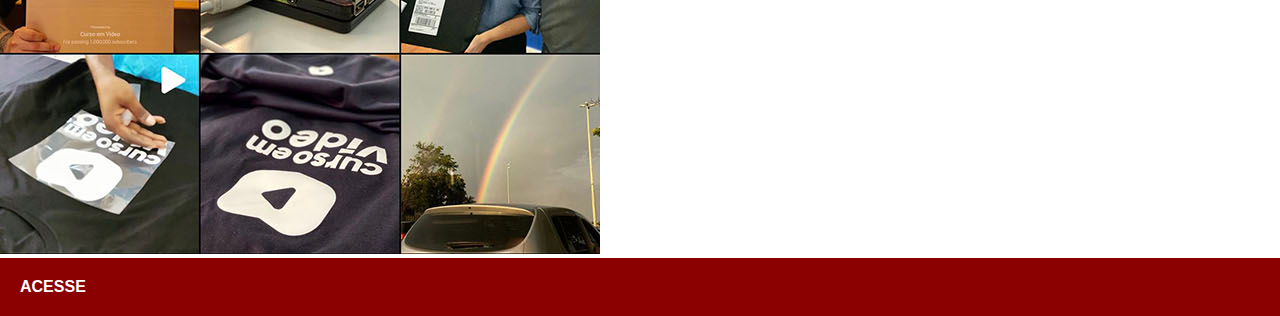
<file: instagram.html>
<!DOCTYPE html>
<html lang="pt-BR">
<head>
    <meta charset="UTF-8">
    <meta name="viewport" content="width=device-width, initial-scale=1.0">
    <title>Instagram</title>
    <link rel="stylesheet" href="estilos/social.css">
</head>
<body>
    <img src="imagens/tela-instagram.jpg" alt="Instagram">
    <a href="https://www.instagram.com/gustavoguanabara">ACESSE</a>
</body>
</html>
</file>
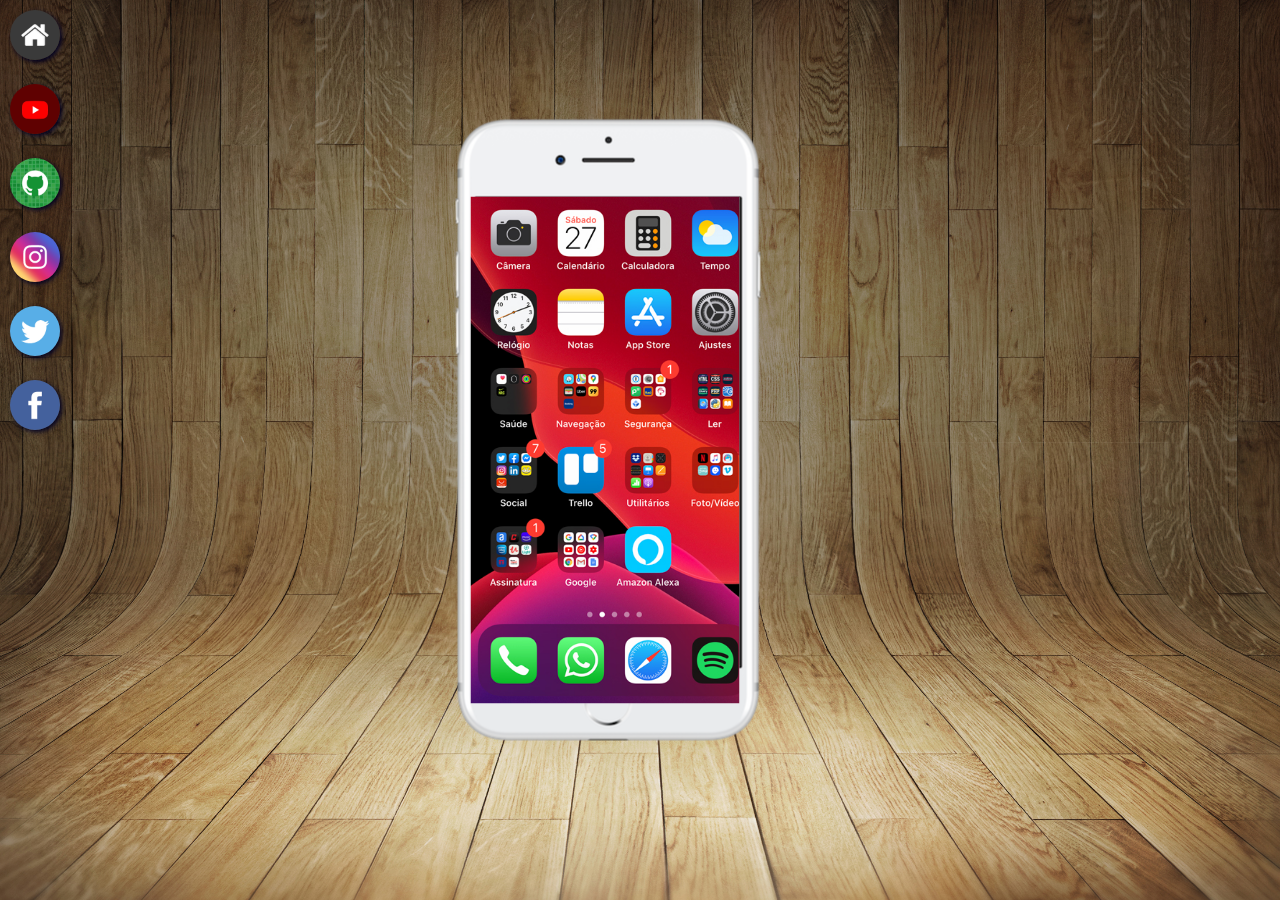
<file: site01.html>
<!DOCTYPE html>
<html lang="pt-BR">
<head>
    <meta charset="UTF-8">
    <meta name="viewport" content="width=device-width, initial-scale=1.0">

    <link rel="shortcut icon" href="favicon.ico" type="image/x-icon">
    <link rel="stylesheet" href="estilos/site01.css">
    <title>Projeto redes sociais</title>
    
</head>
<body>
    <main>
        <section id="telefone">
            <iframe src="home.html" name="tela" id="tela" frameborder="0">
                Seu navegador não é compativel com isso

            </iframe>
        </section>
        
        <section id="redes-sociais">
            
            <a href="home.html" target="tela"><img src="imagens/logo-home.jpg" alt="Home"></a> <br>

            <a href="youtube.html" target="tela"><img src="imagens/logo-youtube.jpg" alt="Logo Youtube"></a> <br>

            <a href="github.html" target="tela"><img src="imagens/logo-github.jpg" alt="Logo Github"></a> <br>

            <a href="instagram.html" target="tela"><img src="imagens/logo-instagram.jpg" alt="Logo Instagram"></a> <br>

            <a href="twitter.html" target="tela"><img src="imagens/logo-twitter.jpg" alt="Logo Twitter"></a> <br>

            <a href="facebook.html" target="tela"><img src="imagens/logo-facebook.jpg" alt="logo facebook"></a> <br>

        </section>
    </main>    
</body>
</html>
</file>
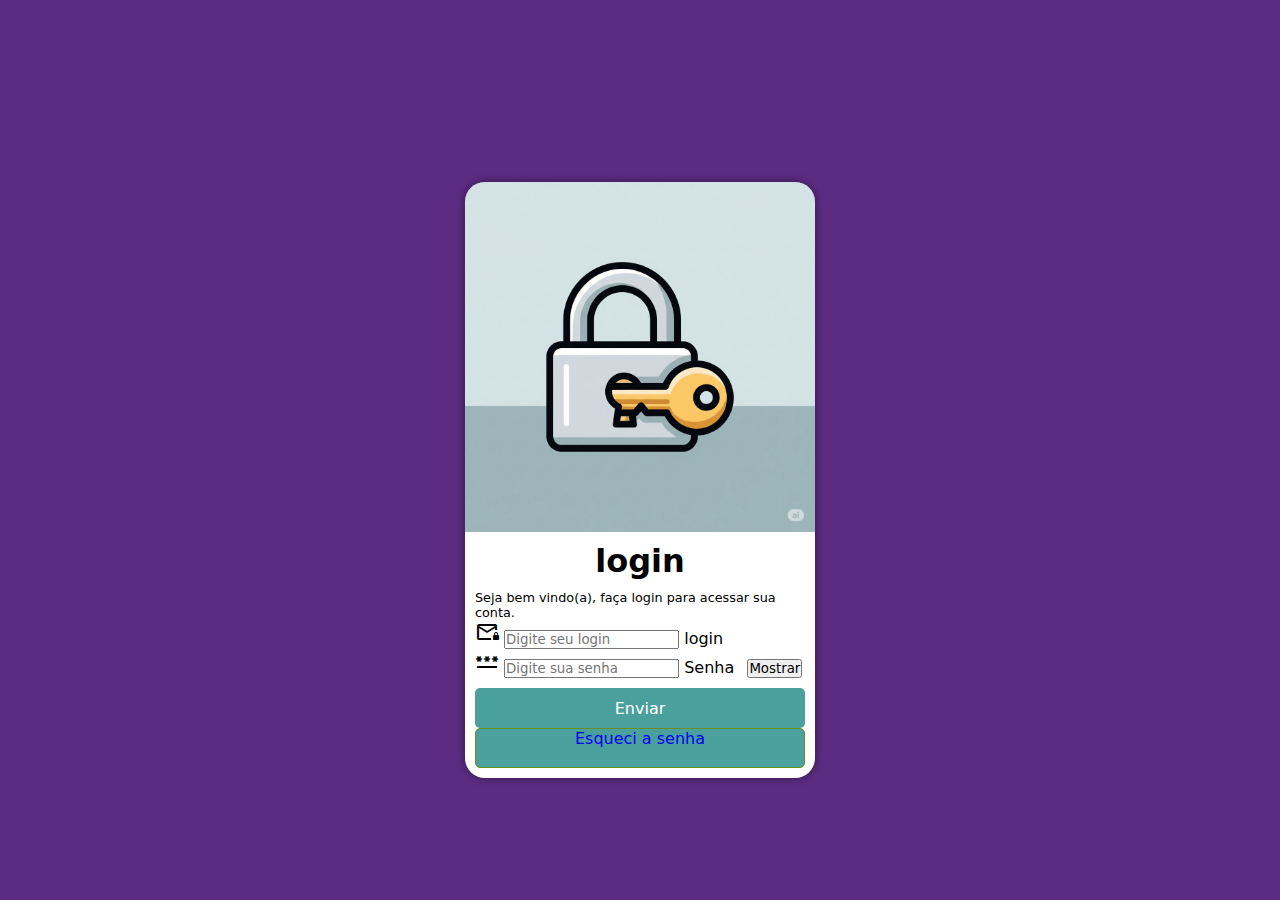
<file: site02.html>
<!DOCTYPE html>
<html lang="pt-BR">
<head>
    <meta charset="UTF-8">
    <meta name="viewport" content="width=device-width, initial-scale=1.0">
    <!-- Material Symbols Outlined -->
    <link rel="stylesheet" href="https://fonts.googleapis.com/css2?family=Material+Symbols+Outlined" />
    <title>Projeto Login</title>
    <link rel="stylesheet" href="estilos/site02.css">
    <link rel="stylesheet" href="estilos/site02media.css">
</head>
<body>
    <main>
        <section id="login">
            <div id="imagem">
                <!--imagem-->
            </div>
            <div id="formulario"> <!--id's imagem/formulario/submit
                                    class's campo-->
                <h1>login</h1>
                <p>Seja bem vindo(a), faça login para acessar sua conta.</p>
                <form action="login.php" method="post">
                    <div class="campo">
                        <span class="material-symbols-outlined">mail_lock</span>
                        <input type="email" name="login" id="ilogin" placeholder="Digite seu login" autocomplete="email" required maxlength="30">
                        <label for="ilogin">login</label>
                    </div>
                    <div class="campo">
                        <span class="material-symbols-outlined">password</span>
                        <input type="password" name="senha" id="isenha" placeholder="Digite sua senha" autocomplete="current-password" required minlength="6" maxlength="22">
                        <label for="isenha">Senha</label>
                    </div>
                    <div id="submit">
                        <input type="submit" value="Enviar">
                        <a href="esqueci.html">
                            Esqueci a senha
                        </a>
                    </div>
                </form>
            </div>
        </section>
    </main>
    <script src="site02.js"></script>
</body>
</html>
</file>
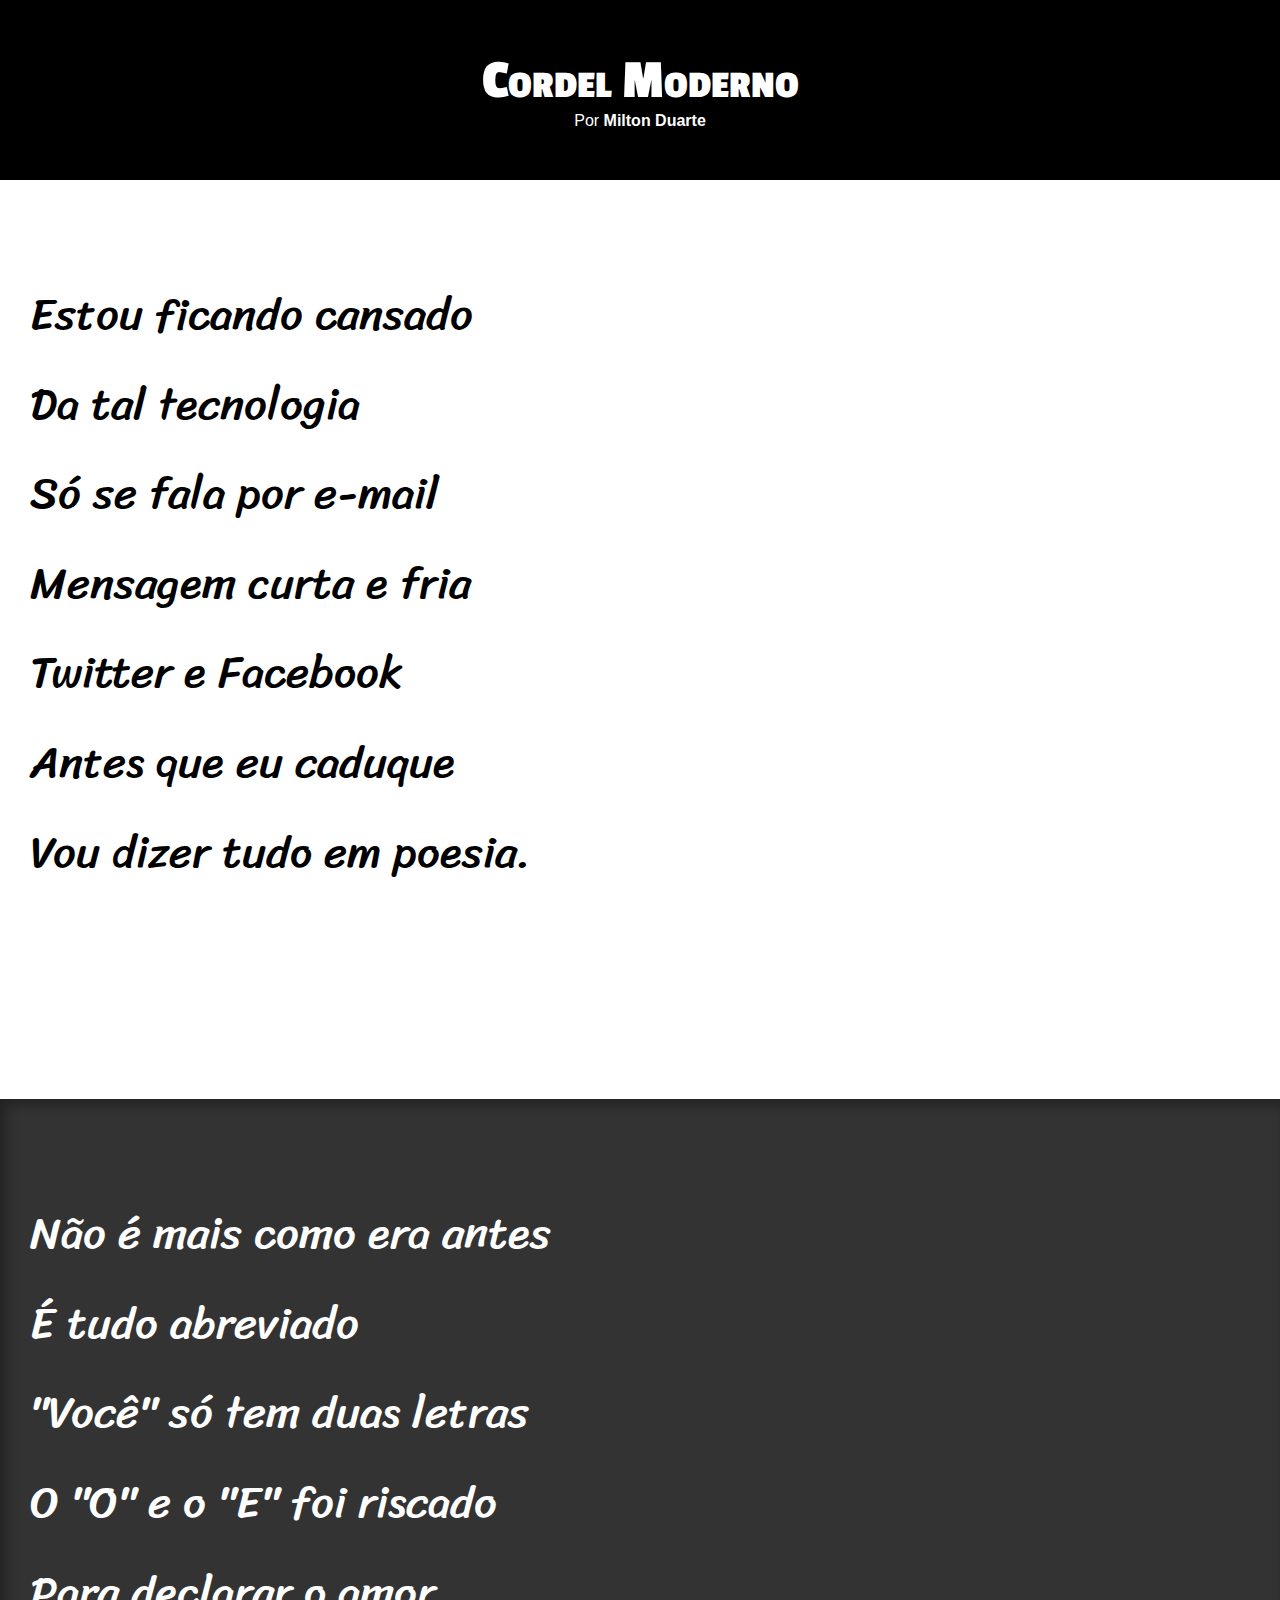
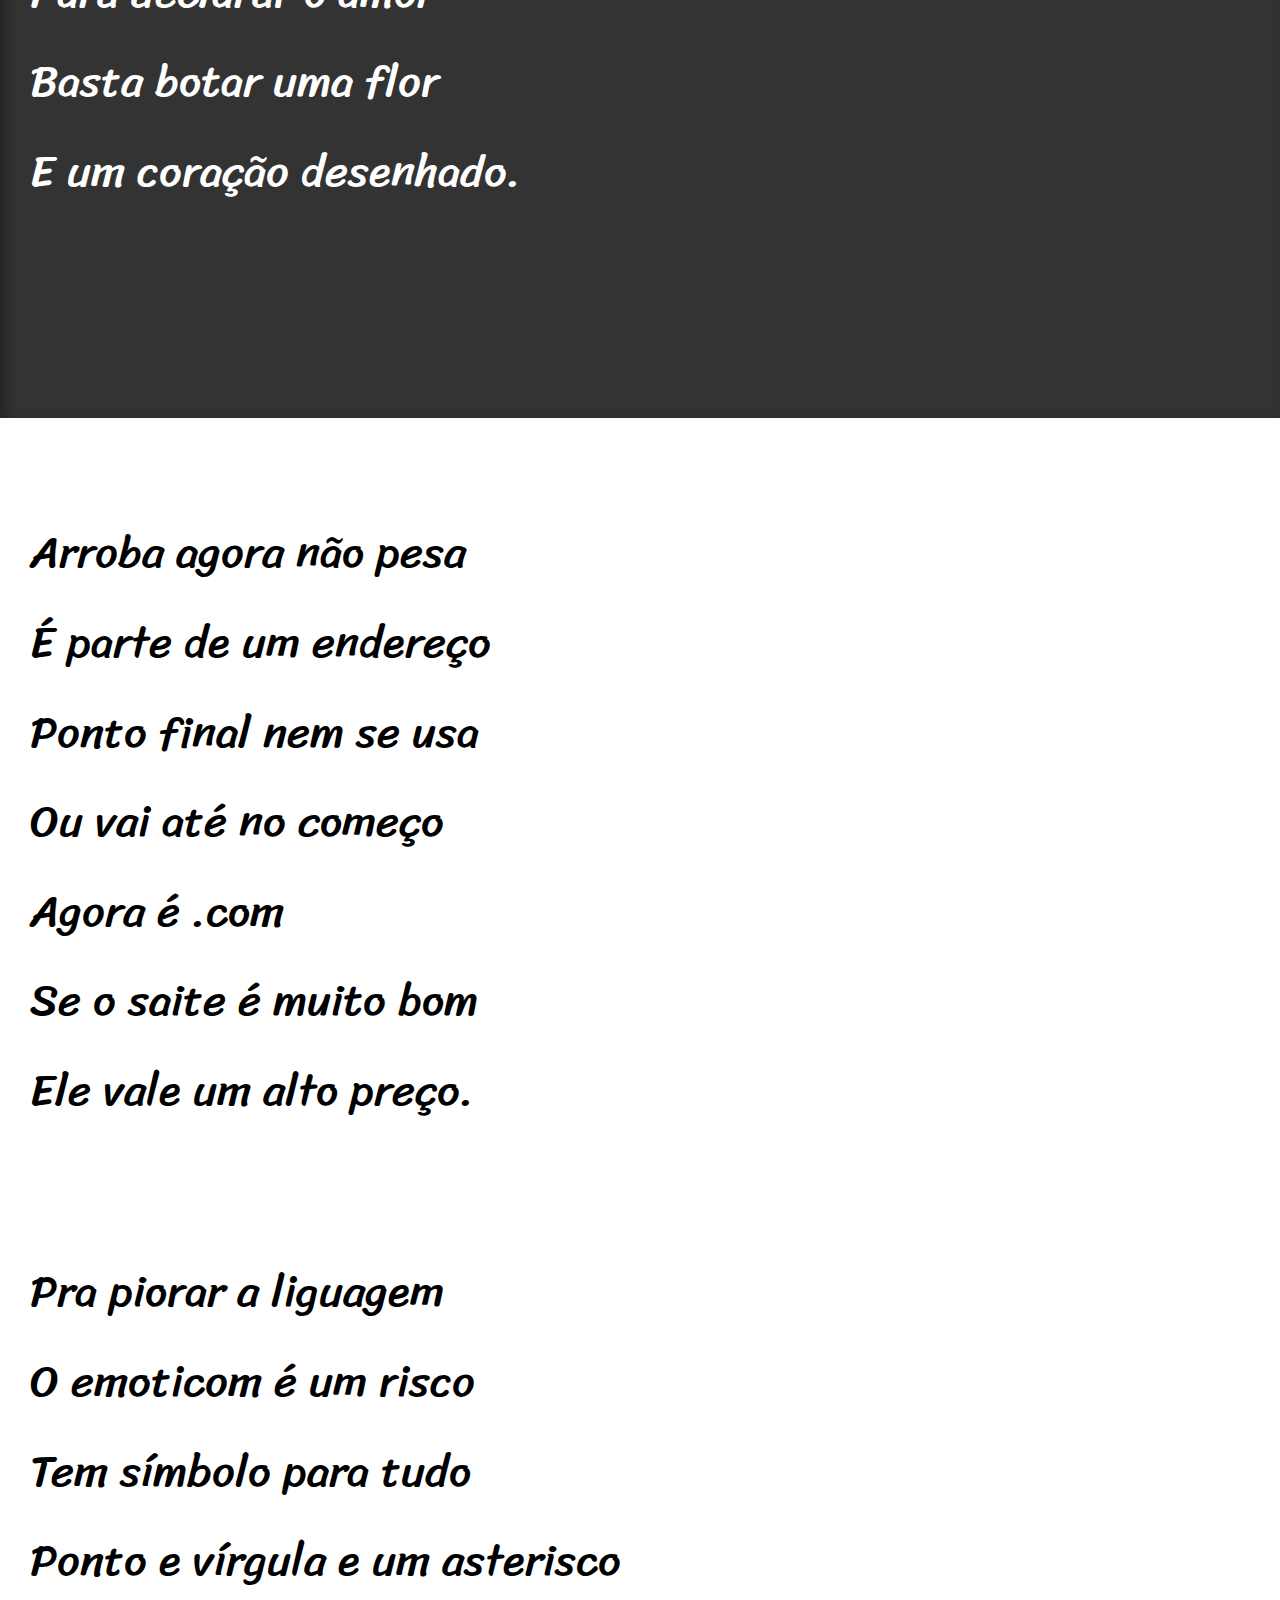
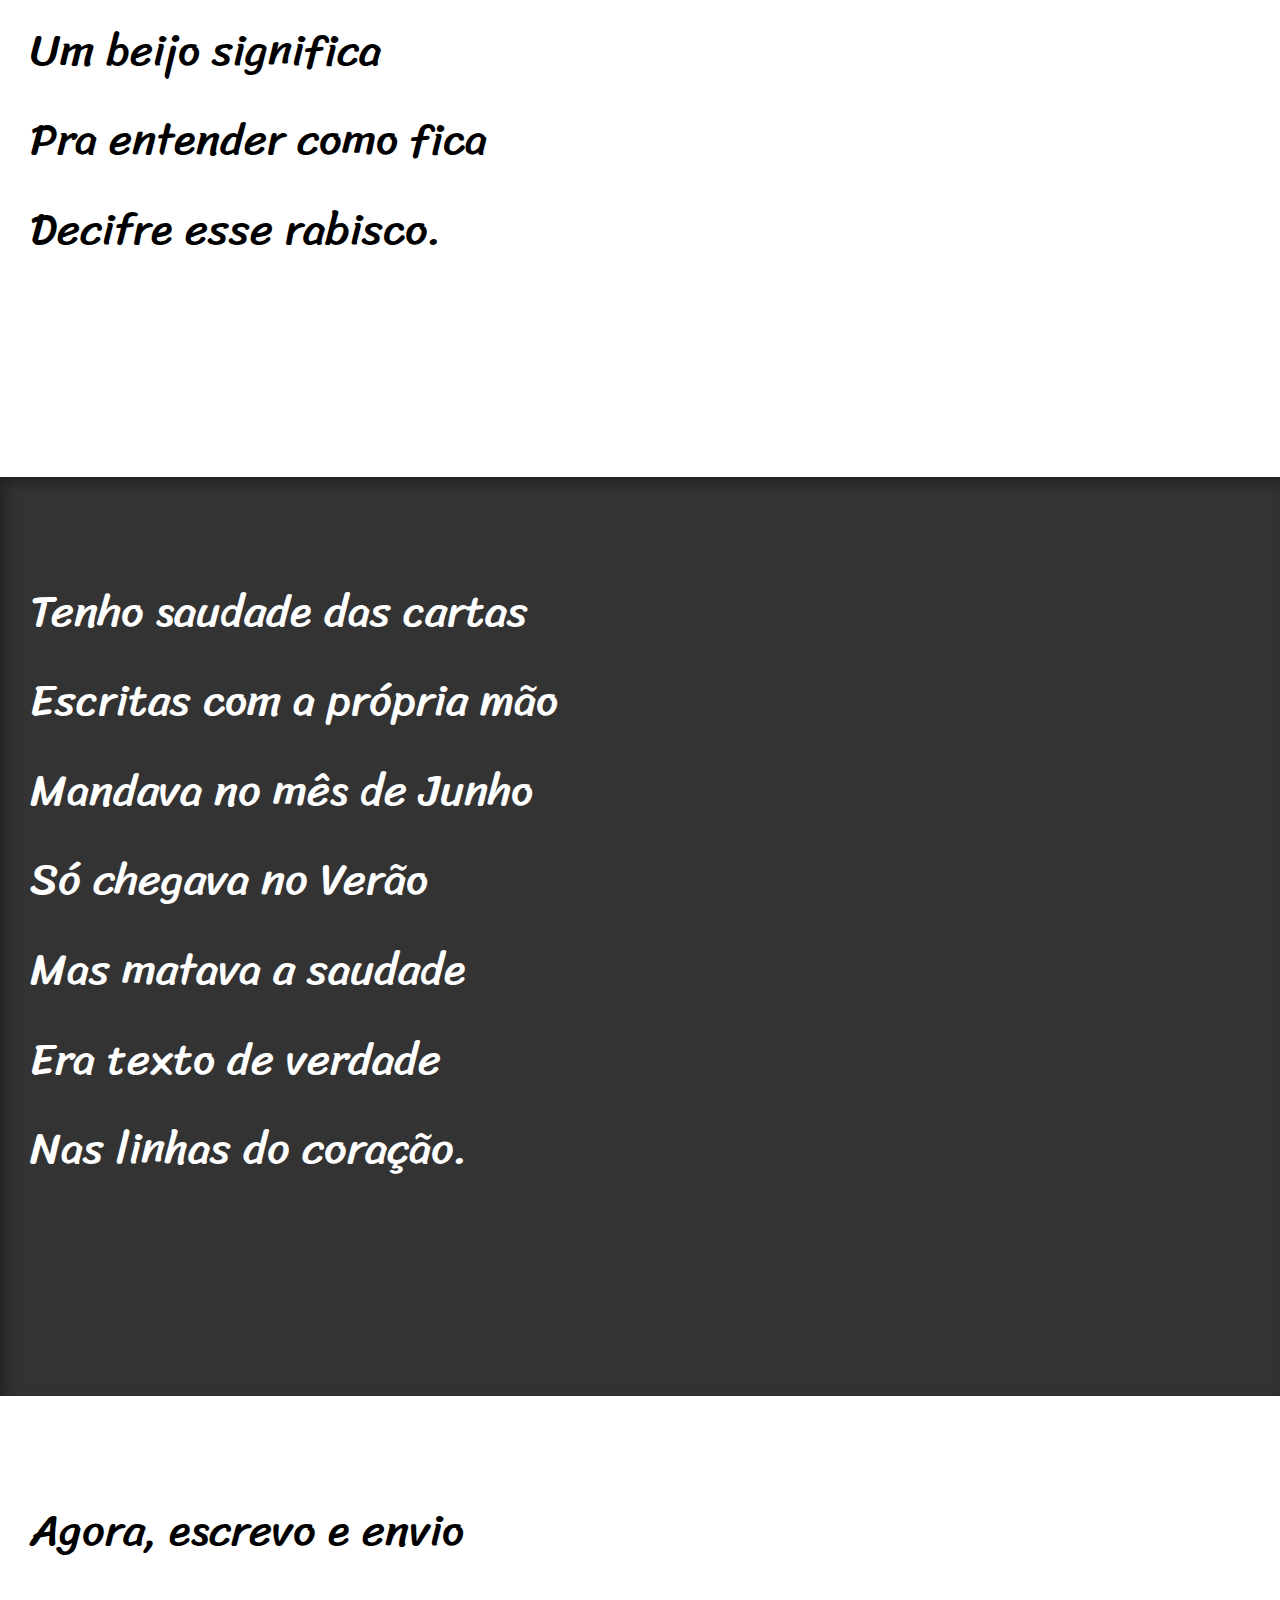
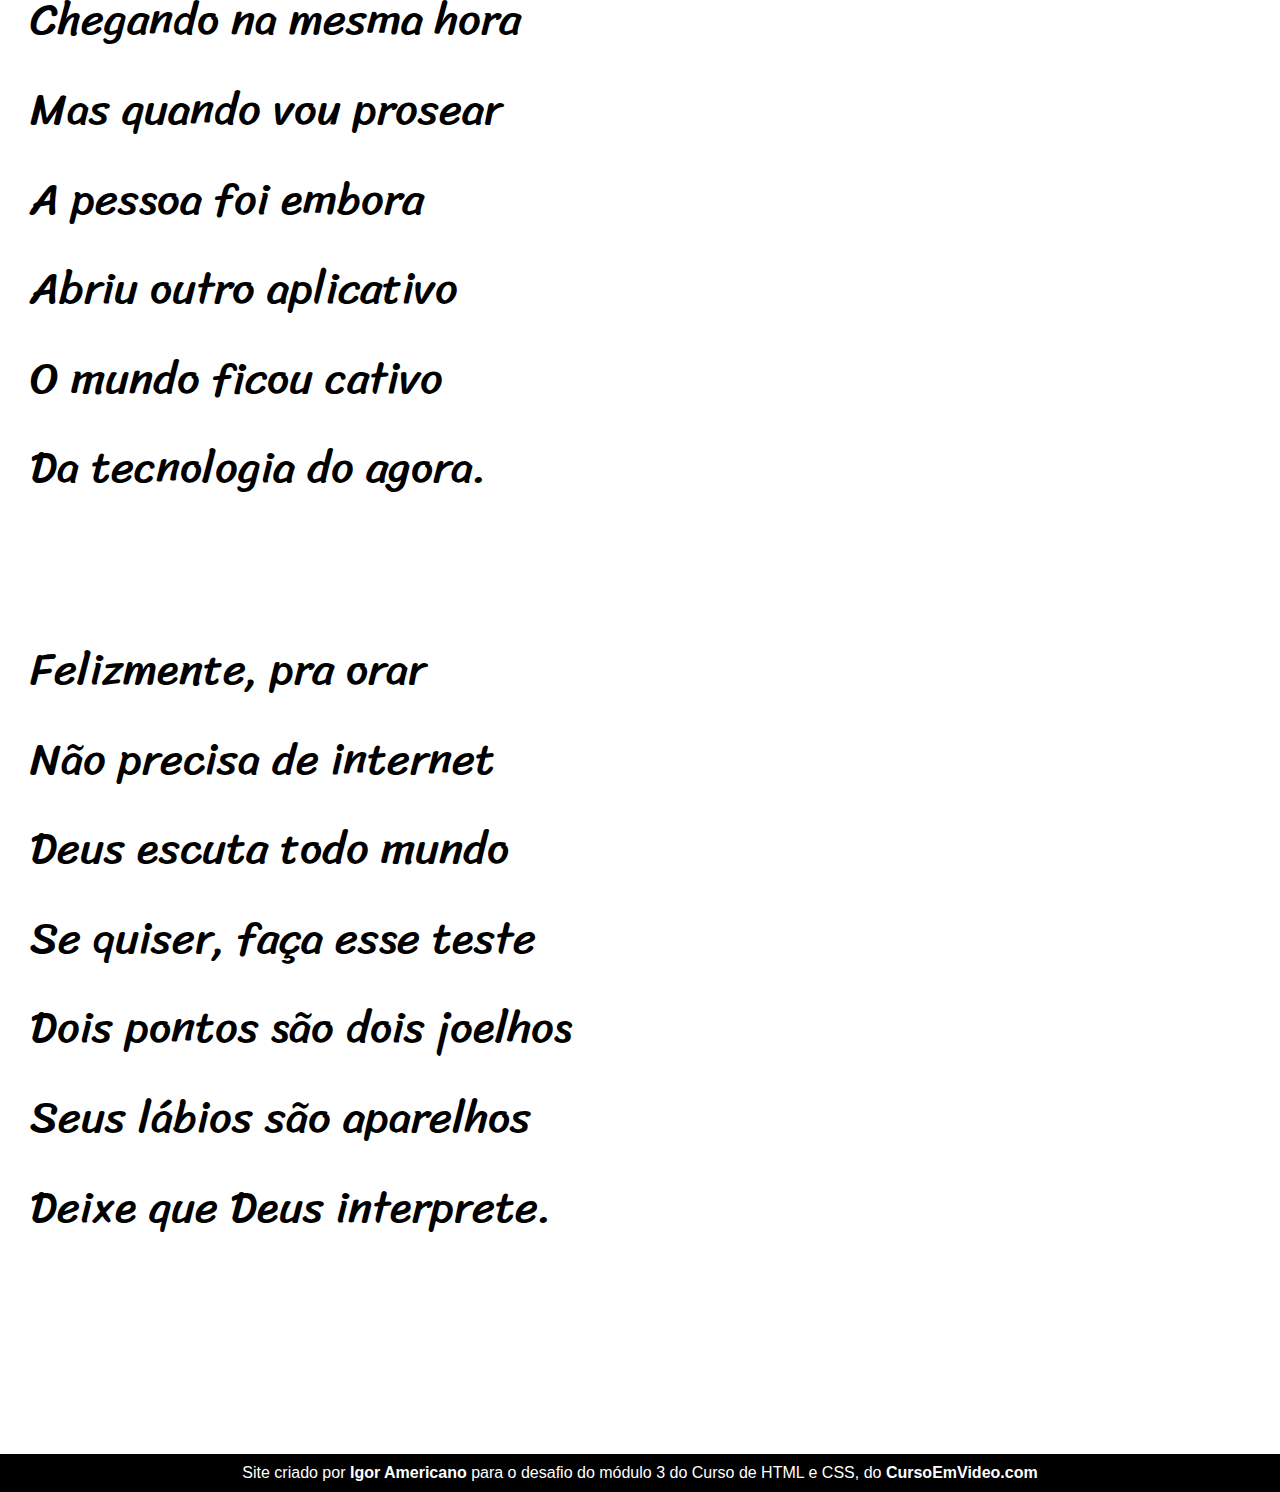
<file: site03.html>
<!DOCTYPE html>
<html lang="pt-br">
<head>
    <meta charset="UTF-8">
    <meta name="viewport" content="width=device-width, initial-scale=1.0">
    <title>Cordel Moderno</title>

    <link rel="stylesheet" href="estilos/site03.css">
</head>
<body>
        <header>
            <h1>Cordel Moderno</h1>
            <p>Por <a href="https://www.recantodasletras.com.br/poesias/3186743" target="_blank">Milton Duarte</a></p>
            
        </header>

        <section class="normal">
            <p>
                Estou ficando cansado <br>
                Da tal tecnologia <br>
                Só se fala por e-mail <br>
                Mensagem curta e fria <br>
                Twitter e Facebook <br>
                Antes que eu caduque <br>
                Vou dizer tudo em poesia.
            </p>
        </section>

        

        <section class="imagem" id="img01">
            <p>
                Não é mais como era antes <br>
                É tudo abreviado <br>
                "Você" só tem duas letras <br>
                O "O" e o "E" foi riscado <br>
                Para declarar o amor <br>
                Basta botar uma flor <br>
                E um coração desenhado.
            </p>
        </section>

        

        <section class="normal">
            <p>
                Arroba agora não pesa <br>
                É parte de um endereço <br>
                Ponto final nem se usa <br>
                Ou vai até no começo <br>
                Agora é .com <br>
                Se o saite é muito bom <br>
                Ele vale um alto preço.
            </p>    

            <p>
                Pra piorar a liguagem <br>
                O emoticom é um risco <br>
                Tem símbolo para tudo <br>
                Ponto e vírgula e um asterisco <br>
                Um beijo significa <br>
                Pra entender como fica <br>
                Decifre esse rabisco.
            </p>
        </section>

        
        <section class="imagem" id="img02">
            <p>
                Tenho saudade das cartas <br>
                Escritas com a própria mão <br>
                Mandava no mês de Junho <br>
                Só chegava no Verão <br>
                Mas matava a saudade <br>
                Era texto de verdade <br>
                Nas linhas do coração.
            </p>
        </section>

    

        <section class="normal">
            <p>
                Agora, escrevo e envio <br>
                Chegando na mesma hora <br>
                Mas quando vou prosear <br>
                A pessoa foi embora <br>
                Abriu outro aplicativo <br>
                O mundo ficou cativo <br>
                Da tecnologia do agora.
            </p>

            <p>
                Felizmente, pra orar <br>
                Não precisa de internet <br>
                Deus escuta todo mundo <br>
                Se quiser, faça esse teste <br>
                Dois pontos são dois joelhos <br>
                Seus lábios são aparelhos <br>
                Deixe que Deus interprete.
            </p>

        </section>

    <footer>
        <p>Site criado por <a href="https://github.com/igoramericano" target="_blank">Igor Americano</a> para o desafio do módulo 3 do Curso de HTML e CSS, do <a href="https://www.cursoemvideo.com" target="_blank">CursoEmVideo.com</a> </p>
    </footer>
</body>
</html>
</file>
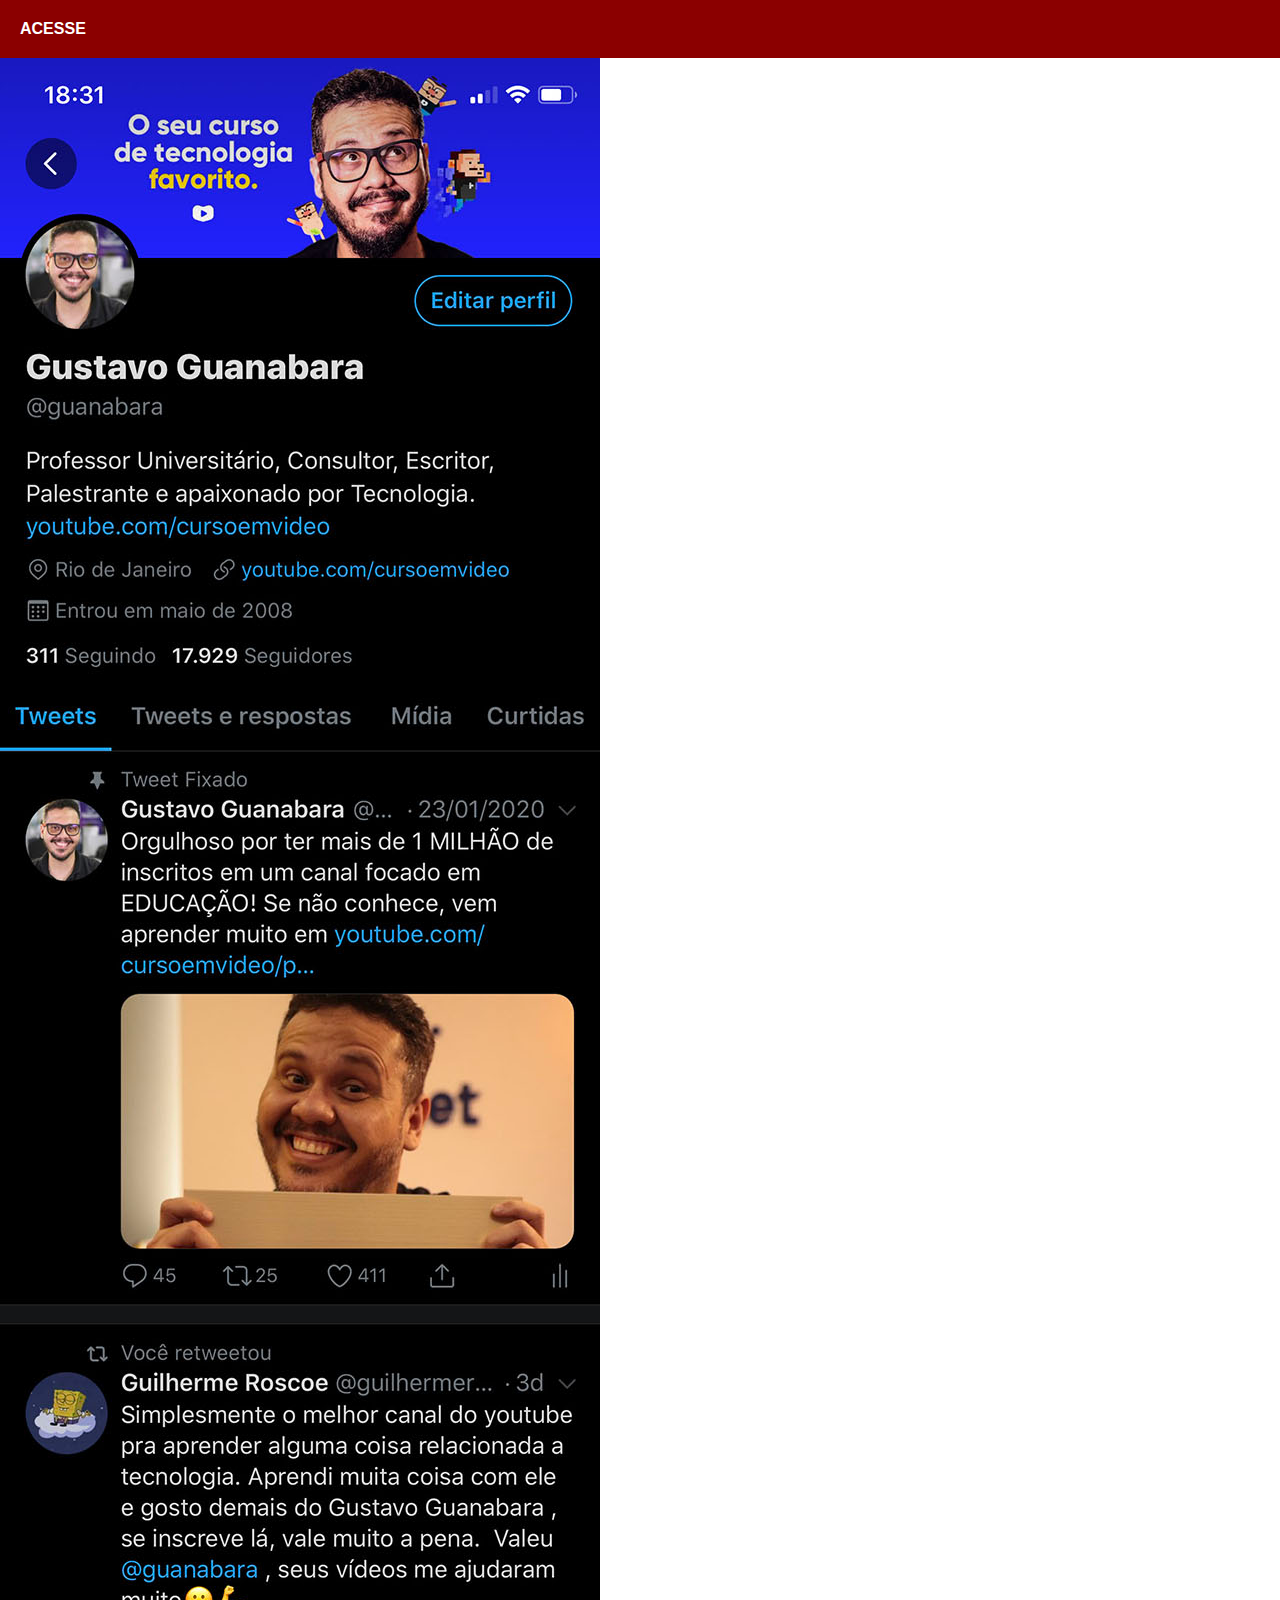
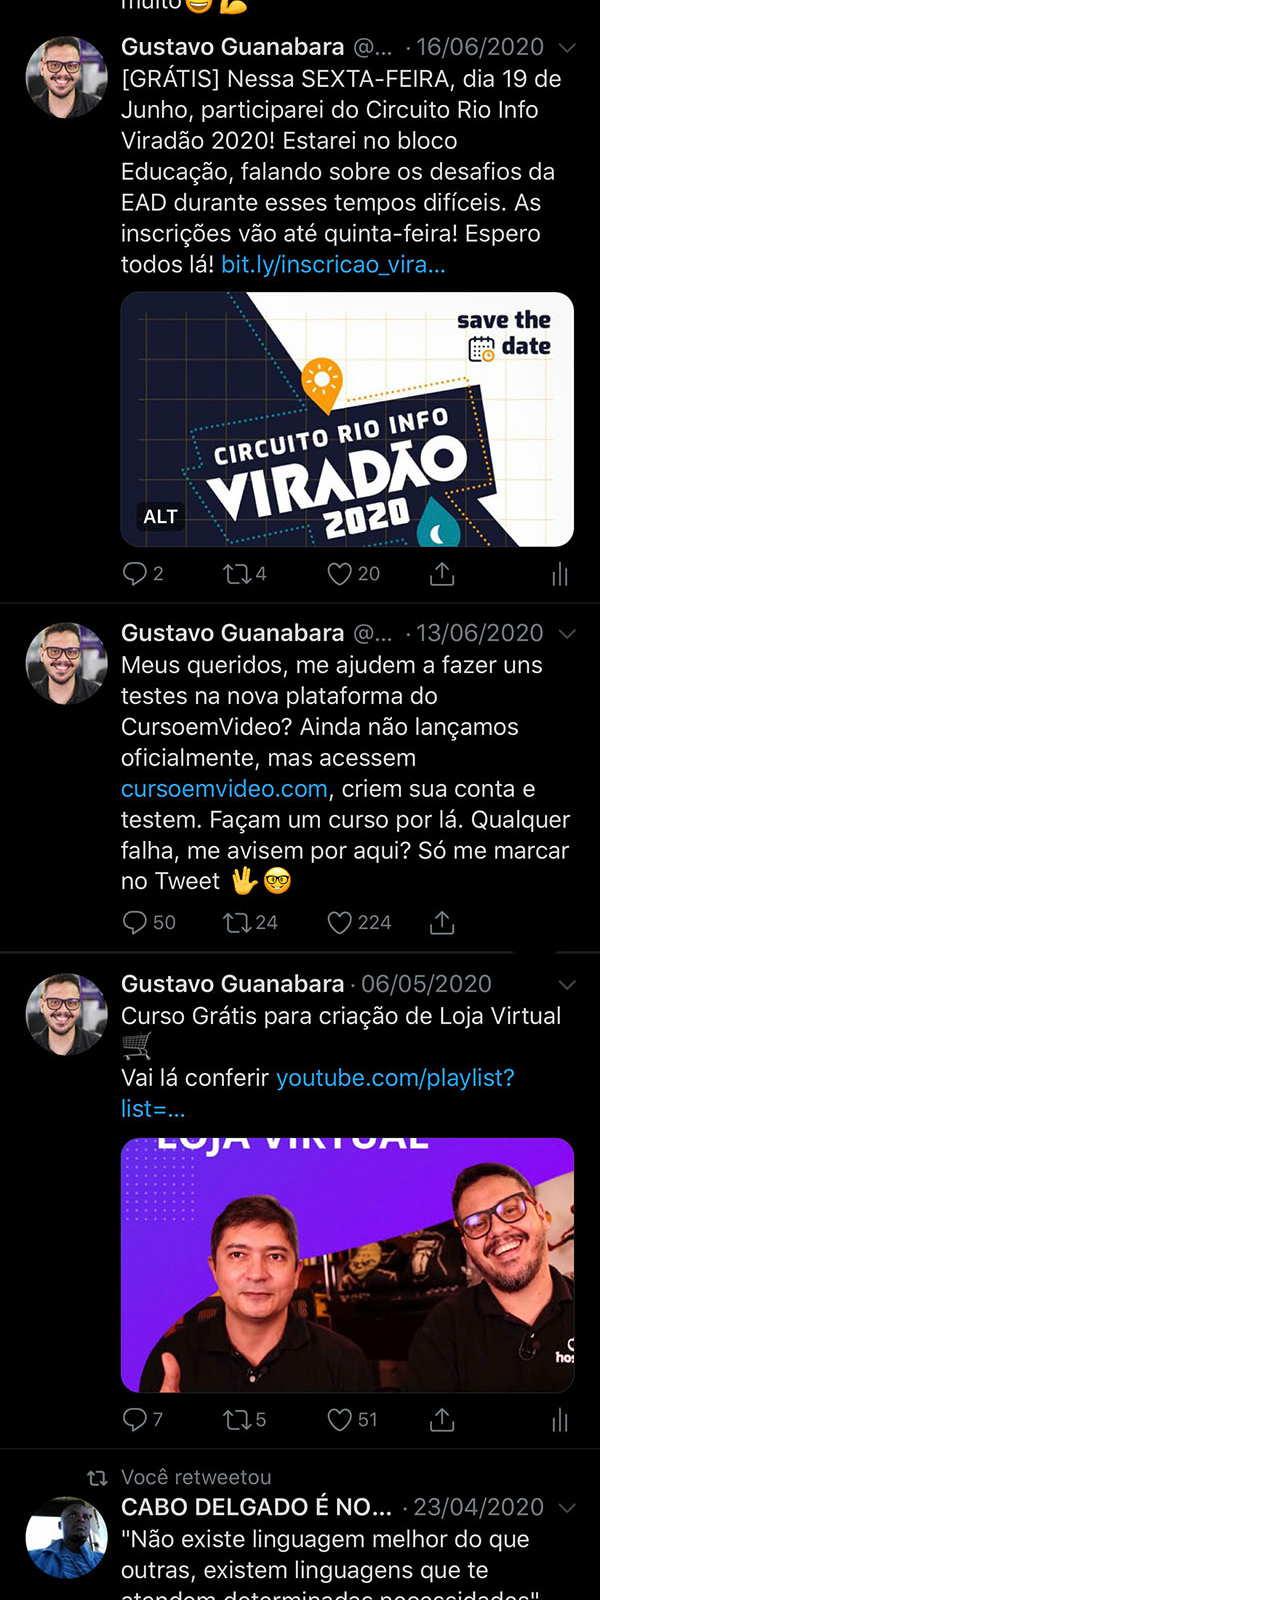
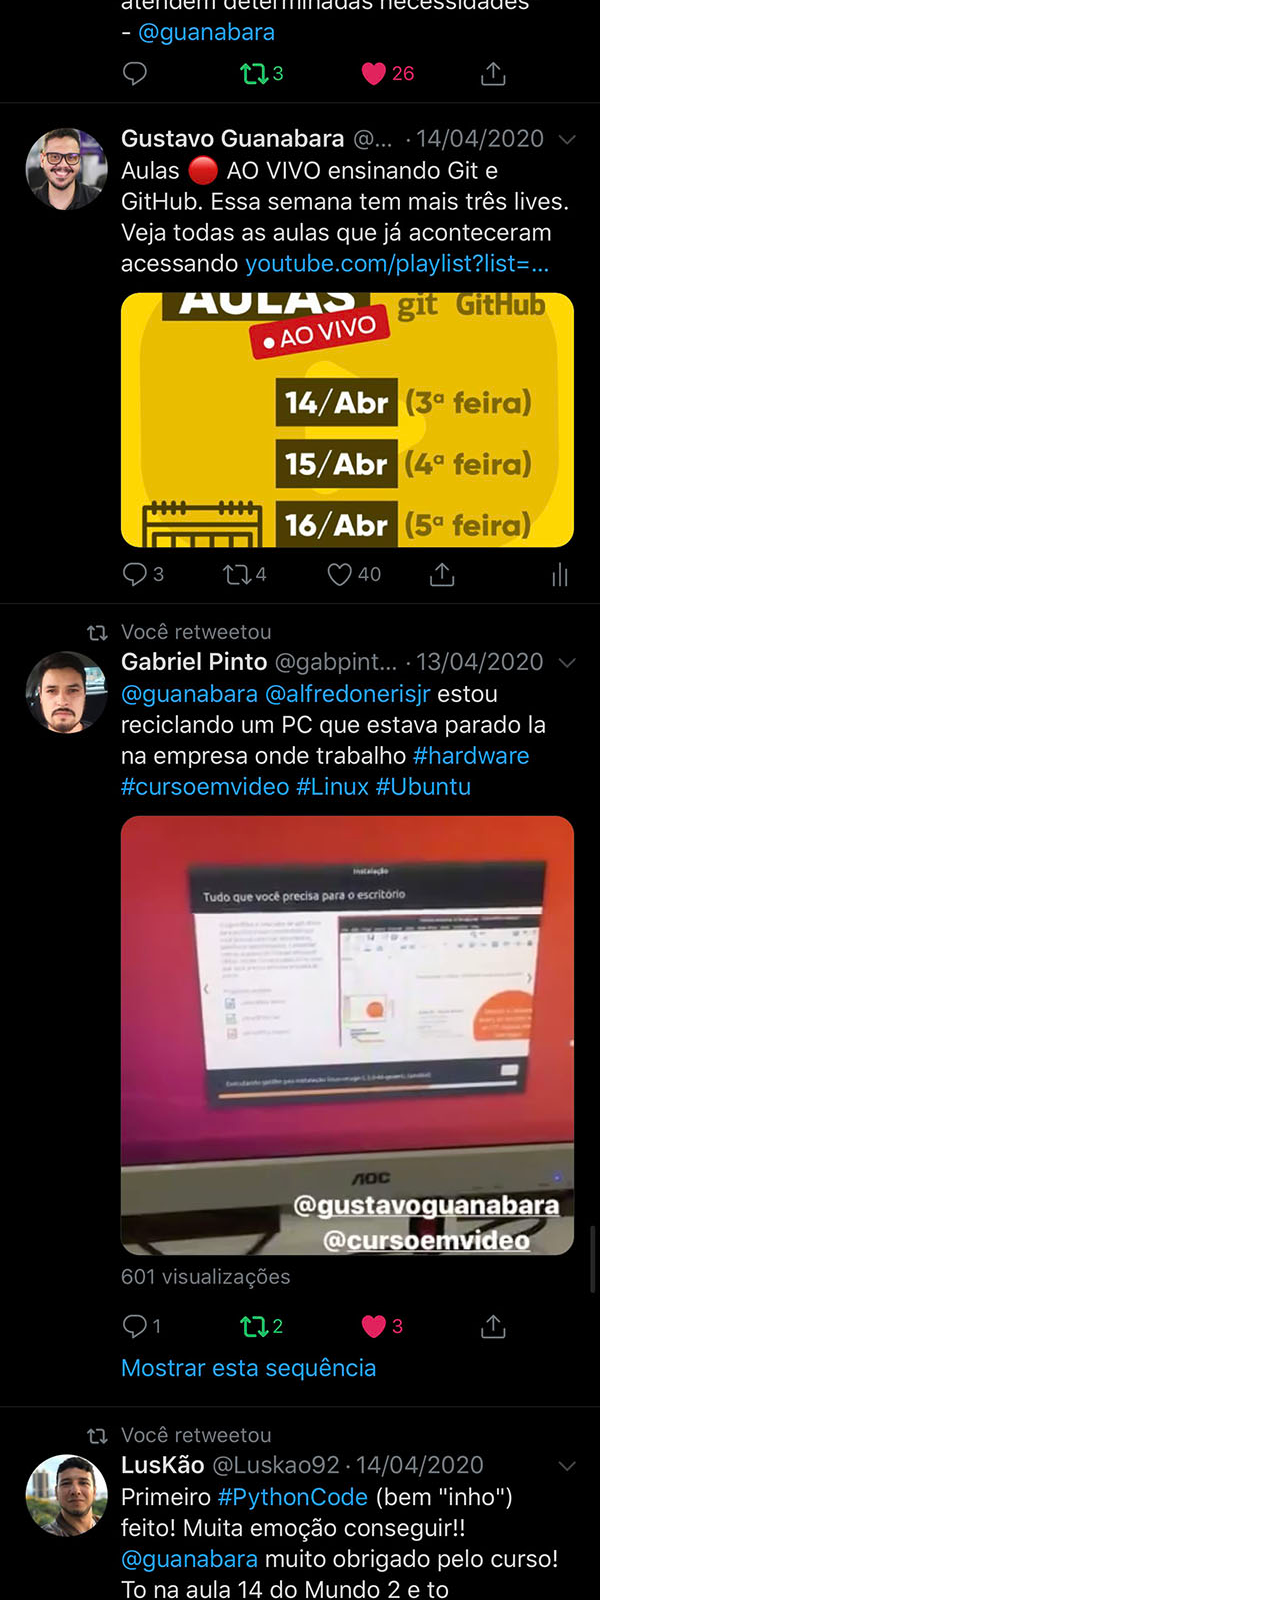
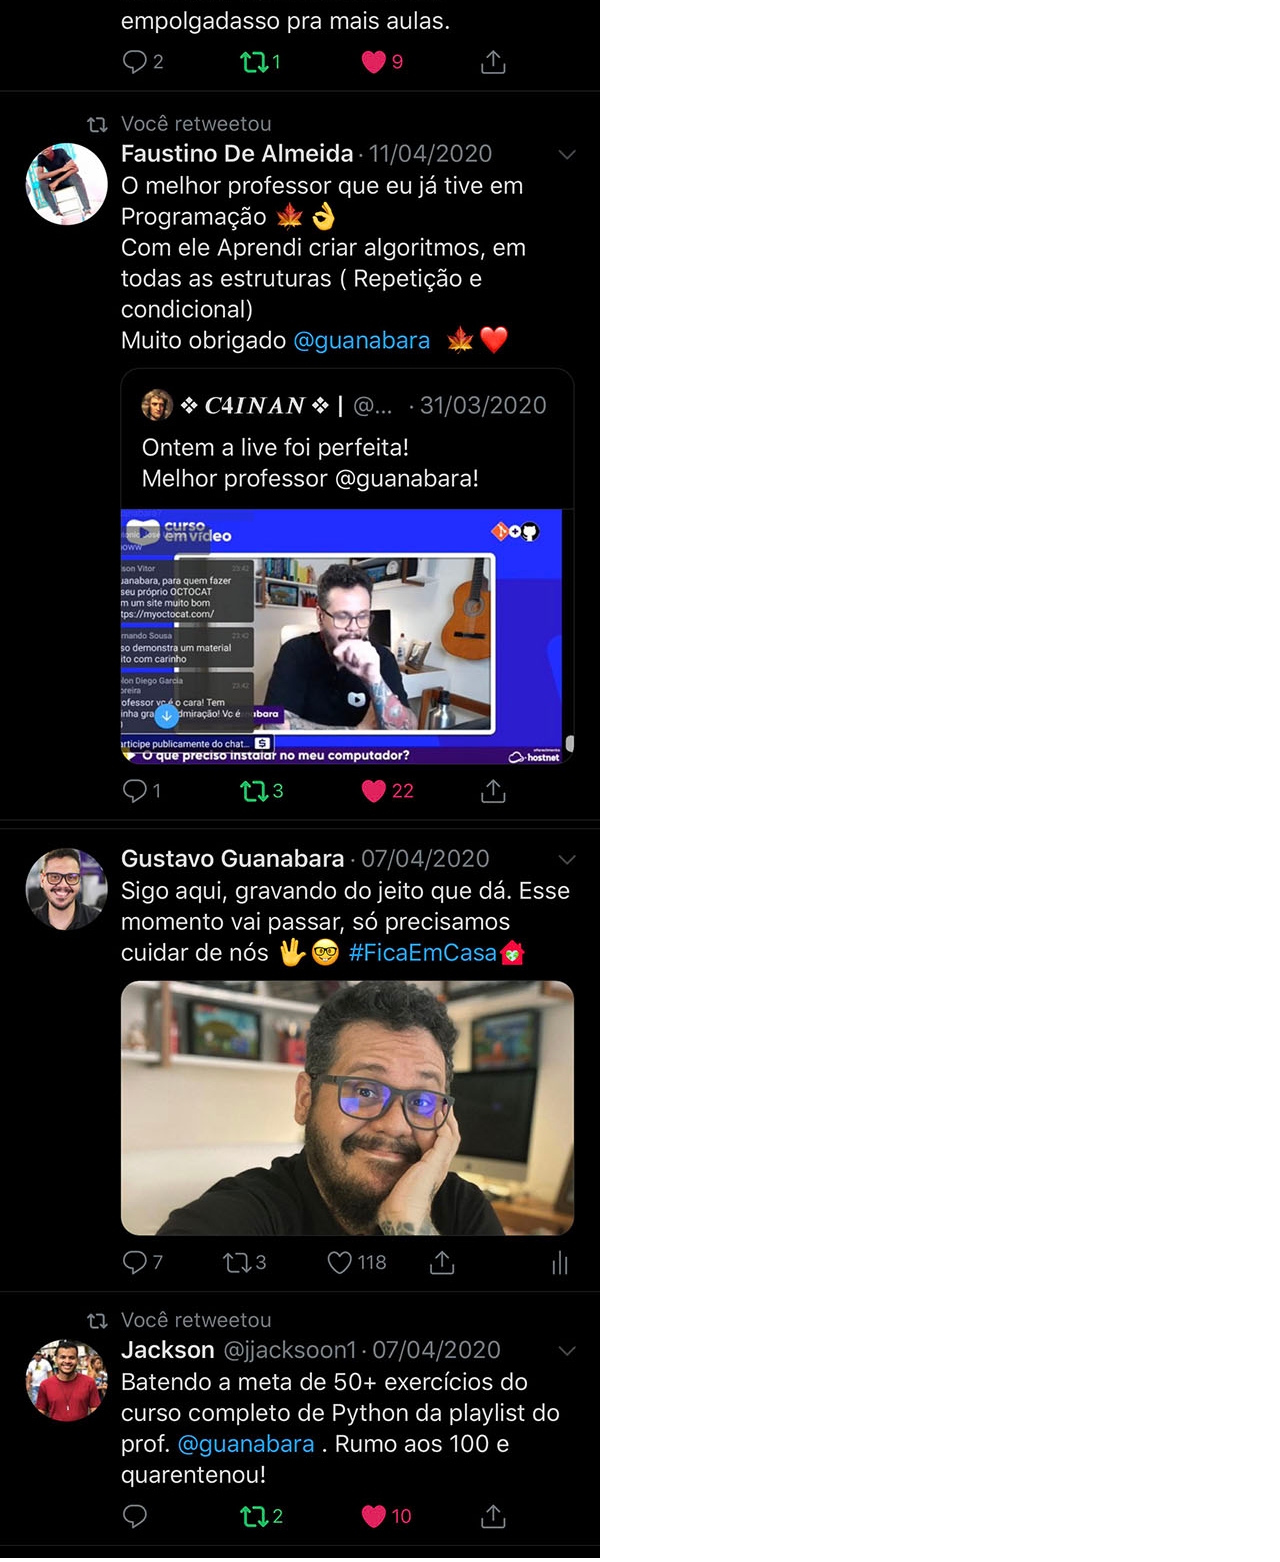
<file: twitter.html>
<!DOCTYPE html>
<html lang="pt-BR">
<head>
    <meta charset="UTF-8">
    <meta name="viewport" content="width=device-width, initial-scale=1.0">
    <title>Twitter</title>
    <link rel="stylesheet" href="estilos/social.css">

</head>
<body>
    <a href="https://www.x.com/gustavoguanabara">ACESSE</a>
    <img src="imagens/tela-twitter.jpg" alt="Twitter">
    
</body>
</html>
</file>
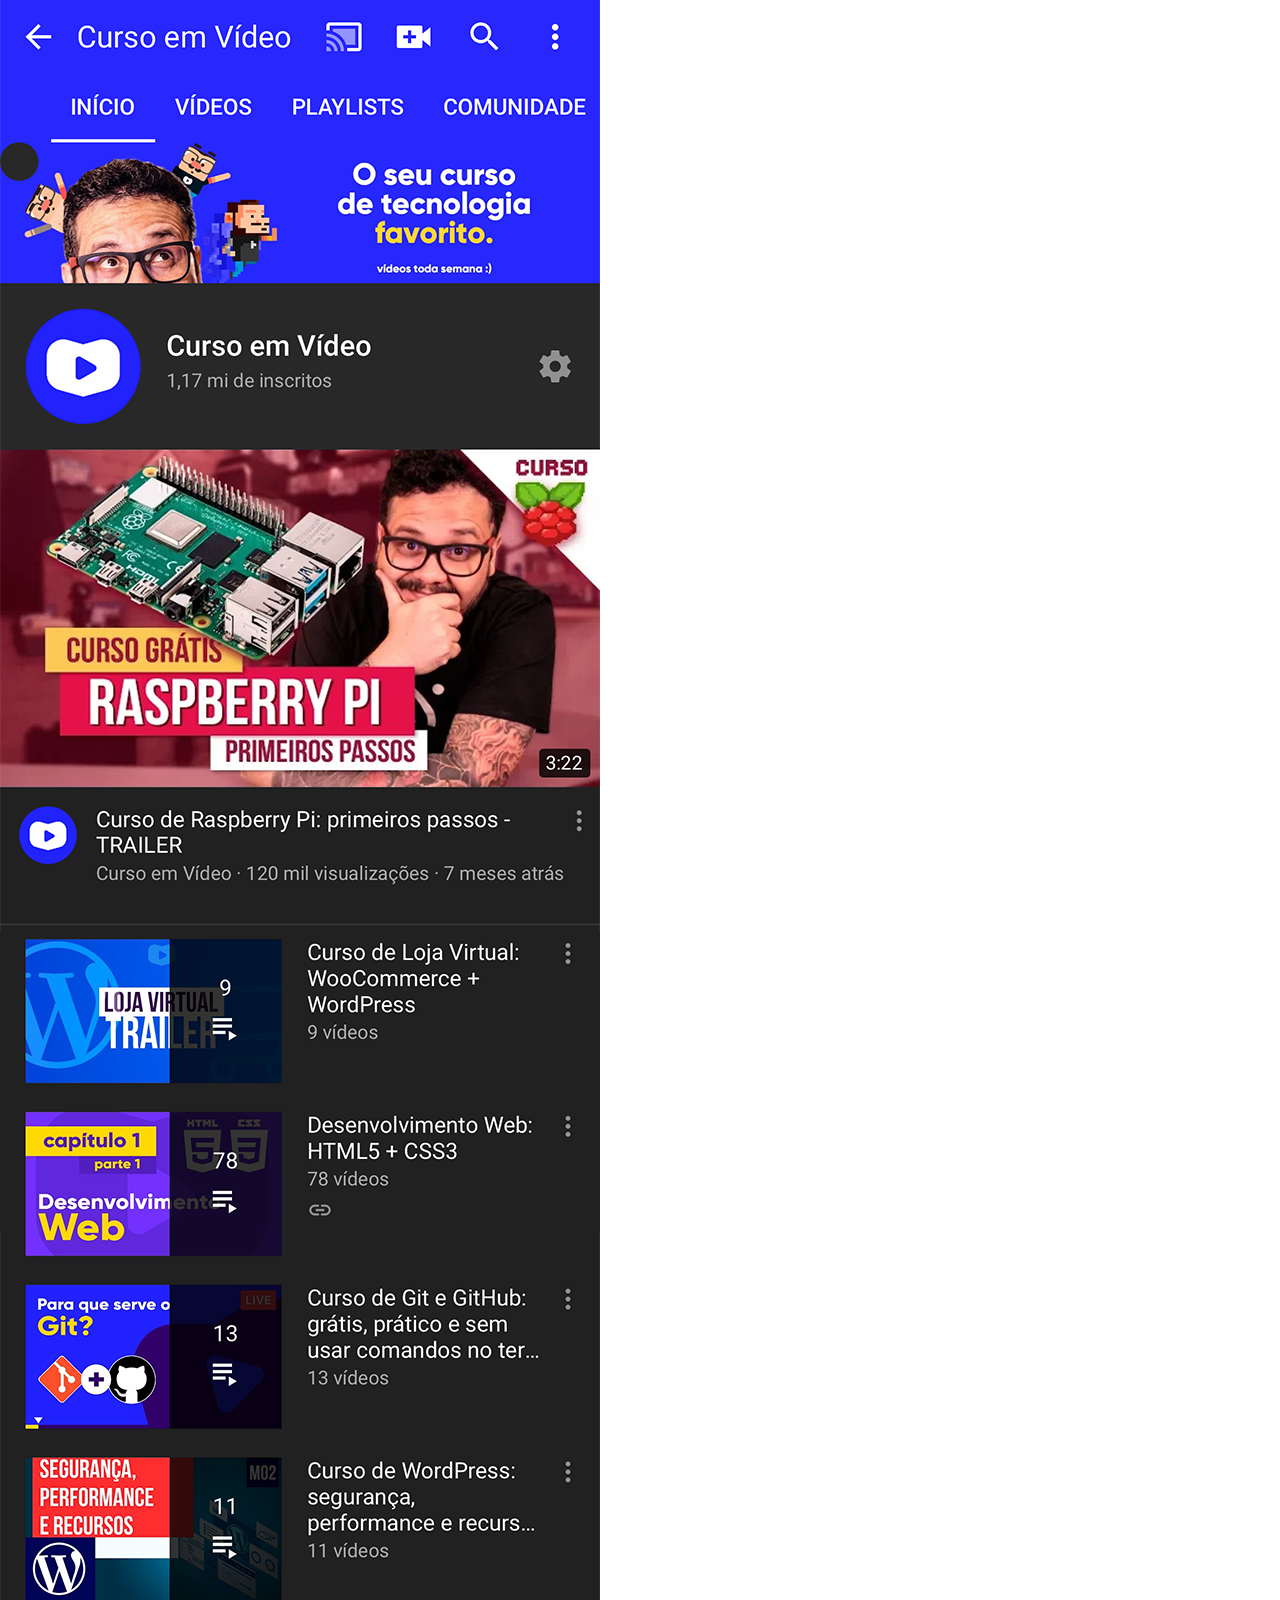
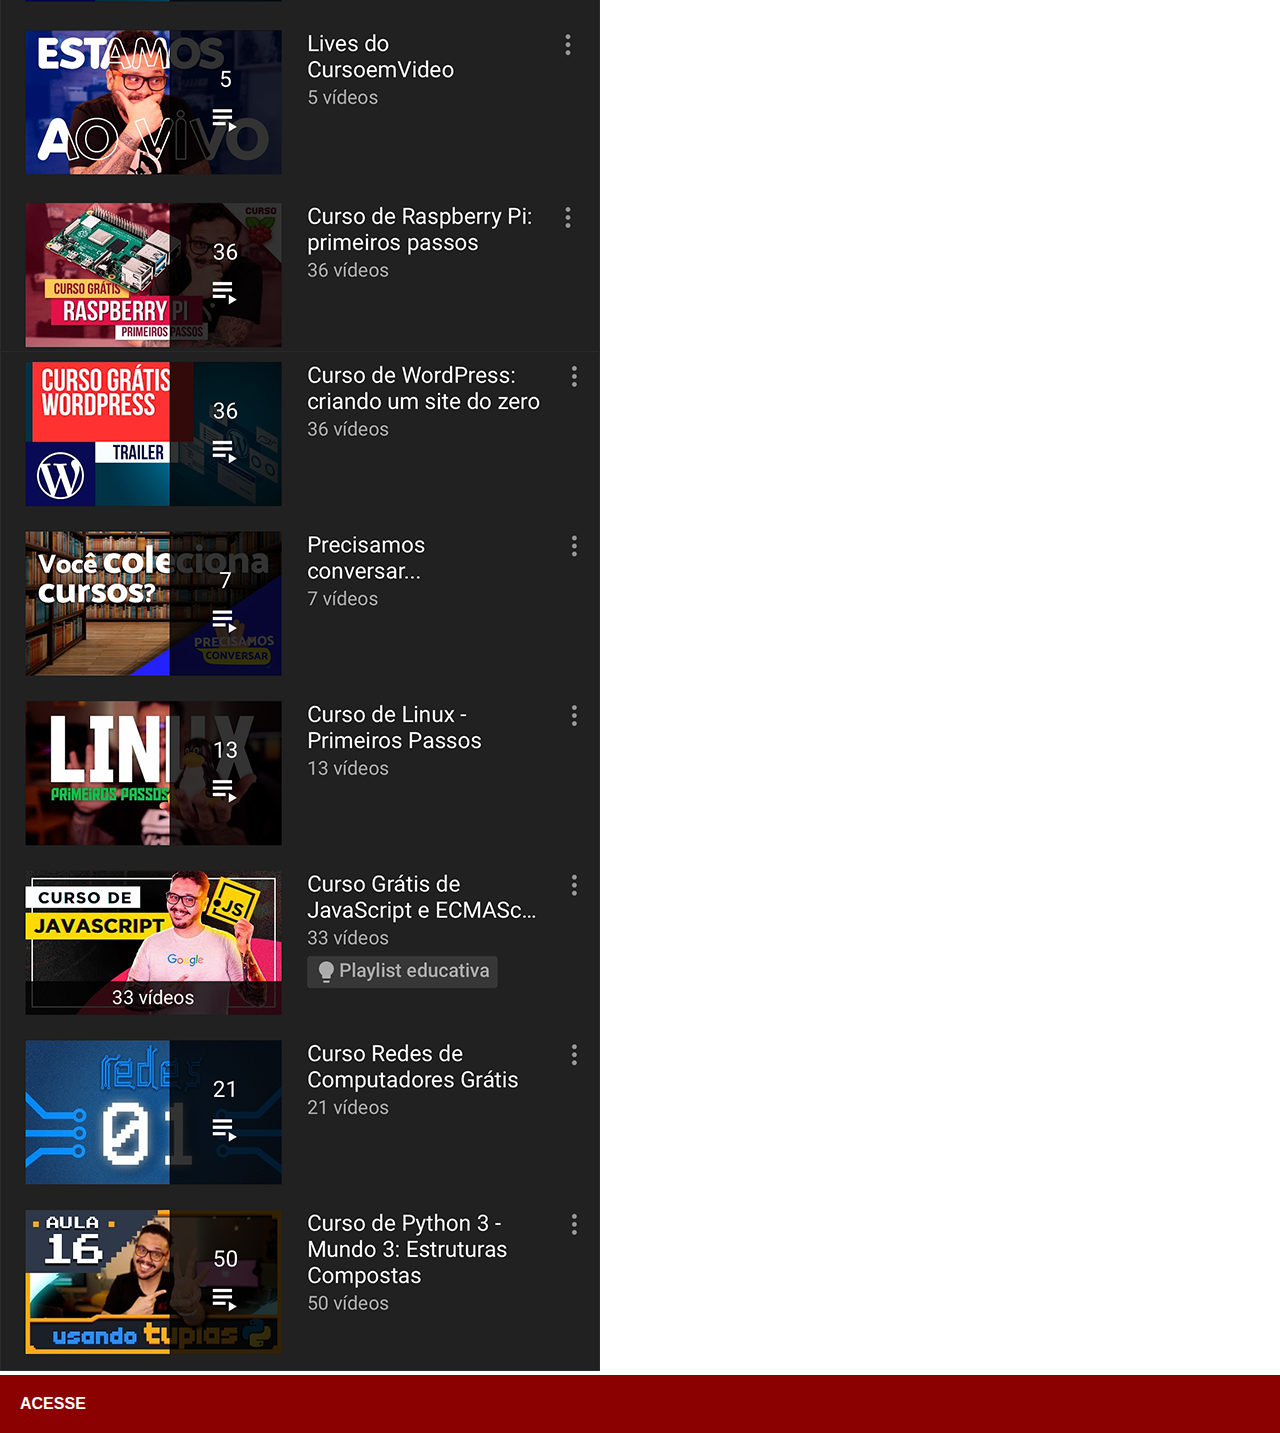
<file: youtube.html>
<!DOCTYPE html>
<html lang="pt-BR">
<head>
    <meta charset="UTF-8">
    <meta name="viewport" content="width=device-width, initial-scale=1.0">
    <title>Youtube</title>
    <link rel="stylesheet" href="estilos/social.css">
</head>
<body>
    <img src="imagens/tela-youtube.png" alt="Youtube">
    <a href="https://www.youtube.com/cursoemvideo" target="_blank">ACESSE</a>
</body>
</html>
</file>
<file: estilos/index.css>
@import url('https://fonts.googleapis.com/css2?family=Quicksand:wght@300..700&display=swap');
@import url('https://fonts.googleapis.com/css2?family=Poppins:wght@400;500;700&display=swap');

/* Configurações básicas e tipografia */
* {
    margin: 0;
    padding: 0;
    box-sizing: border-box;
    font-family: "Poppins", sans-serif;
    scroll-behavior: smooth; /* Adicionado para rolagem suave */
}

:root {
    /* Paleta de Cores */
    --cor-primaria: #007bff;
    --cor-secundaria: #6c757d;
    --cor-fundo: #f8f9fa;
    --cor-card: #ffffff;
    --cor-texto: #343a40;
    --cor-borda: #dee2e6;
    --cor-hover: #0056b3;
    /* Nova cor para a seção 'Sobre Mim' */
    --cor-inteligencia: #6a0dad; /* Roxo */
    /* Cor para a chuva Matrix */
    --cor-matrix: #00ffff; /* Cor azul ciano para o efeito Matrix */
    --cor-fundo-matrix: #000; /* Nova cor de fundo para a seção do Matrix */
    --cor-texto-matrix: #fff; /* Nova cor para o texto na seção do Matrix */
}

body {
    background-color: var(--cor-fundo);
    color: var(--cor-texto);
    line-height: 1.6;
}

h1, h2, h3, h4 {
    color: var(--cor-texto);
    margin-bottom: 0.5rem;
}

ul {
    list-style-type: none;
}

h1 { font-size: 2.5rem; }
h2 { font-size: 3rem; font-weight: 700; margin-bottom: 0.5rem; }
h3 { font-size: 1.75rem; }

a {
    text-decoration: none;
    color: var(--cor-primaria);
    transition: color 0.3s ease;
}

a:hover {
    color: var(--cor-hover);
}

/* Estrutura do layout */
.container {
    max-width: 1100px;
    margin: auto;
    padding: 0 2rem;
}

header {
    background: var(--cor-card);
    padding: 0.5rem 2rem;
    box-shadow: 0 4px 8px rgba(0, 0, 0, 0.05);
    position: sticky;
    top: 0;
    z-index: 1000;
}

nav {
    display: flex;
    flex-direction: row;
    justify-content: space-between;
    align-items: center;
    position: relative;
}

nav h1 {
    font-weight: bold;
    font-size: 1.5rem;
}

/* Menu Hambúrguer (Mobile-First) */
.hamburguer-icon {
    background: none;
    border: none;
    color: var(--cor-texto);
    font-size: 1.5rem;
    cursor: pointer;
    display: block;
}

.mobile-menu {
    display: none;
    flex-direction: column;
    position: absolute;
    top: 100%;
    left: 0;
    width: 100%;
    background-color: var(--cor-card);
    padding: 1rem 0;
    z-index: 999;
    text-align: center;
    box-shadow: 0 4px 8px rgba(0, 0, 0, 0.05);
}

.mobile-menu.active {
    display: flex;
}

.mobile-menu li {
    margin: 0.5rem 0;
}

.mobile-menu a {
    color: var(--cor-texto);
    text-decoration: none;
    font-weight: bold;
    font-size: 1.1rem;
    padding: 0.5rem 1rem;
    display: block;
    transition: background-color 0.3s ease;
}

.mobile-menu a:hover {
    background-color: var(--cor-fundo);
}

/* Estilos para o menu desktop */
@media (min-width: 768px) {
    .hamburguer-icon {
        display: none;
    }

    .mobile-menu {
        display: flex;
        flex-direction: row;
        position: static;
        width: auto;
        background-color: transparent;
        padding: 0;
        box-shadow: none;
        align-items: center;
    }

    .mobile-menu li {
        margin: 0 0 0 1.5rem;
    }

    .mobile-menu a {
        padding: 0.5rem 0;
    }

    .mobile-menu a:hover {
        background-color: transparent;
        text-decoration: underline;
    }

    .btn-nav {
        position: relative;
        padding: 10px 0;
        color: var(--cor-primaria);
        font-weight: 500;
        transition: color 0.3s ease;
    }
    /* Animação para o menu */
    .btn-nav::after {
        content: '';
        position: absolute;
        bottom: 0;
        left: 0;
        width: 0;
        height: 2px;
        background-color: var(--cor-hover);
        transition: width 0.3s ease;
    }

    .btn-nav:hover::after {
        width: 100%;
    }

    .btn-nav:hover {
        color: var(--cor-hover);
    }
}

/* Seções */
section {
    padding: 4rem 0;
    text-align: center;
    position: relative;
    overflow: hidden;
}

/* Fundo escuro para a seção Hero */
#hero {
    background-color: var(--cor-fundo-matrix);
    min-height: 80vh;
    display: flex;
    flex-direction: column;
    justify-content: center;
    align-items: center;
    text-align: center;
    animation: fadeIn 1s ease-in-out;
    position: relative;
    border-radius: 10px;
}

/* Novo estilo para o conteúdo da seção hero */
.hero-content {
    z-index: 10;
    position: relative;
    text-align: center;
}

#hero h2 {
    font-size: 3rem;
    font-weight: 700;
    margin-bottom: 0.5rem;
    color: var(--cor-texto-matrix);
    background-color: rgba(0, 0, 0, 0.5);
}

#hero p {
    font-size: 1.5rem;
    color: var(--cor-texto-matrix);
    background-color: rgba(0, 0, 0, 0.5);
}

.matrix-container {
    position: absolute;
    top: 0;
    left: 0;
    width: 100%;
    height: 100%;
    pointer-events: none;
    z-index: 5;
}

#matrix-canvas {
    display: block;
}

#sobre, #habilidades, #projetos, #contato {
    background-color: var(--cor-card);
    margin: 2rem auto;
    padding: 3rem;
    border-radius: 12px;
    box-shadow: 0 8px 16px rgba(0, 0, 0, 0.05);
}

/* Seção de Habilidades */
.grid-habilidades {
    display: grid;
    grid-template-columns: repeat(auto-fit, minmax(150px, 1fr));
    gap: 2rem;
    margin-top: 2rem;
}

.habilidade-item {
    display: flex;
    flex-direction: column;
    align-items: center;
    padding: 1.5rem;
    background-color: var(--cor-fundo);
    border: 1px solid var(--cor-borda);
    border-radius: 10px;
    transition: all 0.3s ease-in-out;
    transform: perspective(1000px) rotateY(0deg);
}

.habilidade-item:hover {
    transform: perspective(1000px) rotateY(10deg) scale(1.05);
    background-color: var(--cor-primaria);
    color: var(--cor-fundo);
    box-shadow: 0 10px 20px rgba(0, 0, 0, 0.2);
    border-color: var(--cor-primaria);
}

.habilidade-item i {
    font-size: 3rem;
    color: var(--cor-primaria);
    margin-bottom: 1rem;
    transition: color 0.3s ease-in-out;
}

.habilidade-item:hover i {
    color: var(--cor-fundo);
}

.habilidade-item h4 {
    margin: 0;
    font-size: 1rem;
    transition: color 0.3s ease-in-out;
}

.habilidade-item:hover h4 {
    color: var(--cor-fundo);
}

/* Seção Sobre Mim (Atualizada) */
.sobre-tópicos {
    display: grid;
    grid-template-columns: repeat(2, 1fr);
    grid-template-rows: auto;
    gap: 20px;
    max-width: 1200px;
    margin: 0 auto;
}

.tópico-item {
    background-color: var(--cor-fundo);
    padding: 30px;
    border-radius: 10px;
    box-shadow: 0 4px 8px rgba(0, 0, 0, 0.3);
    display: flex;
    justify-content: center;
    align-items: center;
    text-align: center;
    color: var(--cor-texto);
    font-size: 1.1rem;
    line-height: 1.6;
    transition: transform 0.3s ease, box-shadow 0.3s ease;
}

.tópico-item:hover {
    transform: scale(1.05);
    box-shadow: 0 0 15px var(--cor-inteligencia);
    border-color: var(--cor-inteligencia);
    color: var(--cor-inteligencia);
}

/* Estilo para o último item (se houver um número ímpar de itens) */
.sobre-tópicos > div:last-child:nth-child(odd) {
  grid-column: 1 / -1; /* Ocupa as duas colunas */
}

/* Seção de Projetos */
.grid-projetos {
    display: grid;
    grid-template-columns: repeat(auto-fit, minmax(300px, 1fr));
    gap: 2rem;
    margin-top: 2rem;
}

.projeto-item {
    background-color: var(--cor-fundo);
    border: 1px solid var(--cor-borda);
    border-radius: 10px;
    overflow: hidden;
    transition: transform 0.3s ease, box-shadow 0.3s ease;
    text-align: left;
    position: relative;
    display: flex;
    flex-direction: column;
    height: 100%;
}

.projeto-item:hover {
    transform: translateY(-10px);
    box-shadow: 0 12px 24px rgba(0, 0, 0, 0.15);
}

.projeto-item img {
    width: 100%;
    height: 200px;
    object-fit: cover;
    display: block;
    transition: transform 0.3s ease;
}

.projeto-item:hover img {
    transform: scale(1.05);
}

.projeto-item h4 {
    margin: 1rem 1.5rem 0.5rem;
}

.projeto-item p {
    font-size: 0.9rem;
    color: var(--cor-secundaria);
    padding: 0 1.5rem 1rem;
}

.projeto-item a {
    display: inline-block;
    background-color: var(--cor-primaria);
    color: white;
    padding: 0.5rem 1.5rem;
    margin: 0 1.5rem 1.5rem;
    border-radius: 5px;
    font-weight: 500;
    transition: background-color 0.3s ease, transform 0.3s ease;
}

.projeto-item a:hover {
    background-color: var(--cor-hover);
    transform: scale(1.05);
}

/* Seção de Contato */
.contato-links {
    display: flex;
    justify-content: center;
    gap: 1.5rem;
    margin-top: 2rem;
    flex-wrap: wrap;
}

.contato-links a {
    font-size: 1.25rem;
    padding: 0.75rem 1.5rem;
    border: 2px solid var(--cor-primaria);
    border-radius: 8px;
    font-weight: 600;
    transition: all 0.4s ease;
    position: relative;
    z-index: 1;
    overflow: hidden;
}
/* Animação para os botões de contato */
.contato-links a::before {
    content: '';
    position: absolute;
    top: 50%;
    left: 50%;
    width: 0;
    height: 0;
    background-color: var(--cor-primaria);
    border-radius: 50%;
    transform: translate(-50%, -50%);
    transition: width 0.4s ease, height 0.4s ease;
    z-index: -1;
}

.contato-links a:hover::before {
    width: 200%;
    height: 200%;
}

.contato-links a:hover {
    color: var(--cor-card);
    border-color: var(--cor-primaria);
}

/* Rodapé */
footer {
    text-align: center;
    padding: 2rem;
    background-color: var(--cor-texto);
    color: var(--cor-fundo);
    border-top-left-radius: 12px;
    border-top-right-radius: 12px;
    margin-top: 2rem;
}

/* Animações */
@keyframes neon-pulse {
    0% {
        box-shadow: 0 0 5px var(--cor-inteligencia), 0 0 10px var(--cor-inteligencia), 0 0 15px var(--cor-inteligencia);
    }
    100% {
        box-shadow: 0 0 10px var(--cor-inteligencia), 0 0 20px var(--cor-inteligencia), 0 0 30px var(--cor-inteligencia);
    }
}

@keyframes fadeIn {
    from { opacity: 0; transform: translateY(20px); }
    to { opacity: 1; transform: translateY(0); }
}

/* Media Queries para Responsividade */
@media (max-width: 768px) {
    .sobre-tópicos {
        grid-template-columns: 1fr;
    }
    
    .tópico-item {
        font-size: 1rem;
        padding: 20px;
    }
}
</file>
<file: estilos/social.css>
@charset "UTF-8";


        *{
            margin: 0px;
            padding: 0px;
            font-family: Arial, Helvetica, sans-serif;
        }

        img {
        
            max-width: 100%;
            height: auto;
            display: inline-block;
        }
        

        a {
            display: block;
            background-color: darkred;
            color: #fff;
            padding: 20px;
            font-weight: 900;
            text-decoration: none;
        }

        ::-webkit-scrollbar {
            width: 0px;
            height: 0px;
        }
</file>
<file: estilos/site01.css>
@charset "UTF-8";

* {
    margin: 0px;
    padding: 0px;
    font-family: Arial, Helvetica, sans-serif;
}

html, body {
    height: 100vh;
    width: 100vw;
    background-color: #000;
}

body {
    background: url(../imagens/fundo-madeira.jpg)no-repeat top center;
    background-size: cover;
    background-attachment: fixed;
}

section#telefone {
    position: absolute;
    top: 50%;
    left: 50%;
    transform: translate(-50%, -50%);

    height: 667px;
    width: 375px;
    
   
    background: url(../imagens/frame-iphone.png)no-repeat;
}

main {
    position: relative;
    height: 100vh;
}



iframe#tela {
    position: relative;
    top: 80px;
    left: 18px;
    width: 269px;
    height: 507px;
}



section#redes-sociais {
   width: 0px;
   height: 0px;
}
  

section#redes-sociais img {
    width: 50px;
    height: 50px;
    margin: 10px;
    border-radius: 50%;
    box-shadow: 2px 2px 5px #002;
    box-sizing: border-box;
    background-position: center;
}

section#redes-sociais img:hover {
    border: 2px solid #fff;
    transform: translate(-3px, -3px);
    box-shadow: 5px 5px 10px #002;
    transition: 0.44ms;
}
</file>
<file: estilos/site02.css>
@charset "UTF-8";

/* verde: #49a09d, lilás: #5c2c82 */
* {
    font-family: system-ui, -apple-system, BlinkMacSystemFont, 'Segoe UI', Roboto, Oxygen, Ubuntu, Cantarell, 'Open Sans', 'Helvetica Neue', sans-serif;
    padding: 0px;
    margin: 0px;
    box-sizing: border-box;
}


body, html {
    background-color: #5c2c82;
    height: 100%;
    width: 100%;
}


main {
    position: relative;
    height: 100vh;
    width: 100vw;
}

div.campo > label {
    display: inline-block;
    font-size: 1em;
    
}
section#login {
    position: absolute;
    top: 50%;
    left: 50%;
    transform: translate(-50%, -50%);
    overflow: hidden;

    background-color: #fff;
    border-radius: 20px;
    box-shadow: 0px 0px 10px rgba(0, 0, 0, 0.450);

    transition: width 0.3s, height 0.3s;
    transition-timing-function: ease;
}

section#login > div#imagem {
    display: block;
    background: #5c2c82 url(../imagens/pattern.png) no-repeat;
    background-size: cover;
    background-position: left bottom;
    width: 100%;
    min-height: 150px;
    aspect-ratio: 3 / 1;
}

section#login > div#formulario {
    display: block;
    padding: 10px;
}

div#formulario > h1 {
    text-align: center;
    margin-bottom: 10px;
}

div#formulario > p {
    font-size: 0.8em;
}

div#submit input[type="submit"] {
    display: block;
    font-size: 1em;
    width: 100%;
    height: 40px;
    background-color: #49a09d;
    color: #fff;
    border: none;
    border-radius: 5px;
    cursor: pointer;
    margin-top: 10px;
    transition: width 0.3s, height 0.3s, background-color 0.3s;
    transition-timing-function: ease;
}

div#submit input[type="submit"]:hover {
    background-color: #6ac4c1;
}

div#submit a {
    display: block;
    margin: 0px;

    text-align: center;
    font-size: 1em;
    width: 100%;
    height: 40px;
    background-color: #49a09d;
    border: olivedrab 1px solid;
    border-radius: 5px;
    text-decoration: none;

}

div#submit a:hover {
    background-color: #6ac4c1;
}
</file>
<file: estilos/site02media.css>
@charset "UTF-8";
/* Mobile styles (default) */
body {
    background: #5c2c82;
}

section#login {
    width: 90vw;
    max-width: 350px;
    margin: 30px auto;
    box-sizing: border-box;
}

section#login > div#imagem {
    height: 350px;
    background-size: cover;
    background-position: center;
}

section#login > div#formulario {
    width: 100%;
    box-sizing: border-box;
}


/* Tablets and up */
@media (min-width: 768px) and (max-width: 992px) {
    body {
        background-image: linear-gradient(to top, #49a09d, #5c2c82);
    }
    
    section#login {
        width: 80vw;
    }
    section#login > div#imagem {
        float: left;
        width: 30%;
        height: 100%;
    }
        section#login > div#formulario {
            float: right;
            width: 70%;
    }
}



/* Laptops and up */
@media (min-width: 993px) and (max-width: 1200px) {
    body {
        background-image: linear-gradient(to top, #49a09d, #5c2c82);
    }
    section#login {
        width: 950px;
    }

    section#login > div#imagem {
        float: right;
        width: 50%;
        height: 100%;
    }

    section#login > div#formulario {
        float: right;
        width: 50%;
    }
}
</file>
<file: estilos/site03.css>
@charset "utf-8";
/* CSS Document */

@import url('https://fonts.googleapis.com/css2?family=Passion+One:wght@400;700;900&display=swap');

@import url('https://fonts.googleapis.com/css2?family=Sriracha&display=swap');


:root {
    --fonte1: Verdana, Geneva, Tahoma, sans-serif;
    --fonte2: 'Passion One', cursive;
  --fonte3: "Sriracha", cursive;
 
}


body {
    background-color: lightblue;
}

* {
    margin: 0;
    padding: 0;
    
}

html, body {
    min-height: 100vh;
    background-color: darkgray;
    font-family: var(--fonte1);
}

header {
    background-color: #000;
    color: #fff;
    text-align: center;
    
}

header > h1 {
    padding-top: 50px;
    font-variant: small-caps;
    font-family: var(--fonte2);
    font-size: 3.5em;
    
}

header > p {
    padding-bottom: 50px;
}

a {
    color: #fff;
    text-decoration: none;
    font-weight: bold;
}

a:hover {
    text-decoration: underline;
}

section {
    padding-top: 10vh;
    padding-bottom: 10vh;
    padding-left: 30px; 
    line-height: 2em;
    font-family: var(--fonte3);
    font-size: 3.5vw;
}

section > p {
    padding-bottom: 2.5em;
    
}

section.normal {
    background-color: #fff;
    color: #000
}
section.imagem {
    background-color: rgb(51, 51, 51);
    color: #fff;
    box-shadow: inset 6px 6px 13px 0px #00000055;
    background-size: cover;
    background-attachment: fixed;
}

}

section.imagem > p {
    border-radius: 5px;

    display: inline-block;
    padding: 5px;
    background-color: #00000055;
    text-shadow: 1px 1px 0px black;
} 

section#img01 {
    background-image: url(../imagens/background001.jpg);
    background-position: right center;
    
}

section#img02 {
    background-image: url(../imagens/background002.jpg);
    
}

footer {
    background-color: #000;
    color: #fff;
    text-align: center;
    padding: 10px;
}
</file>
